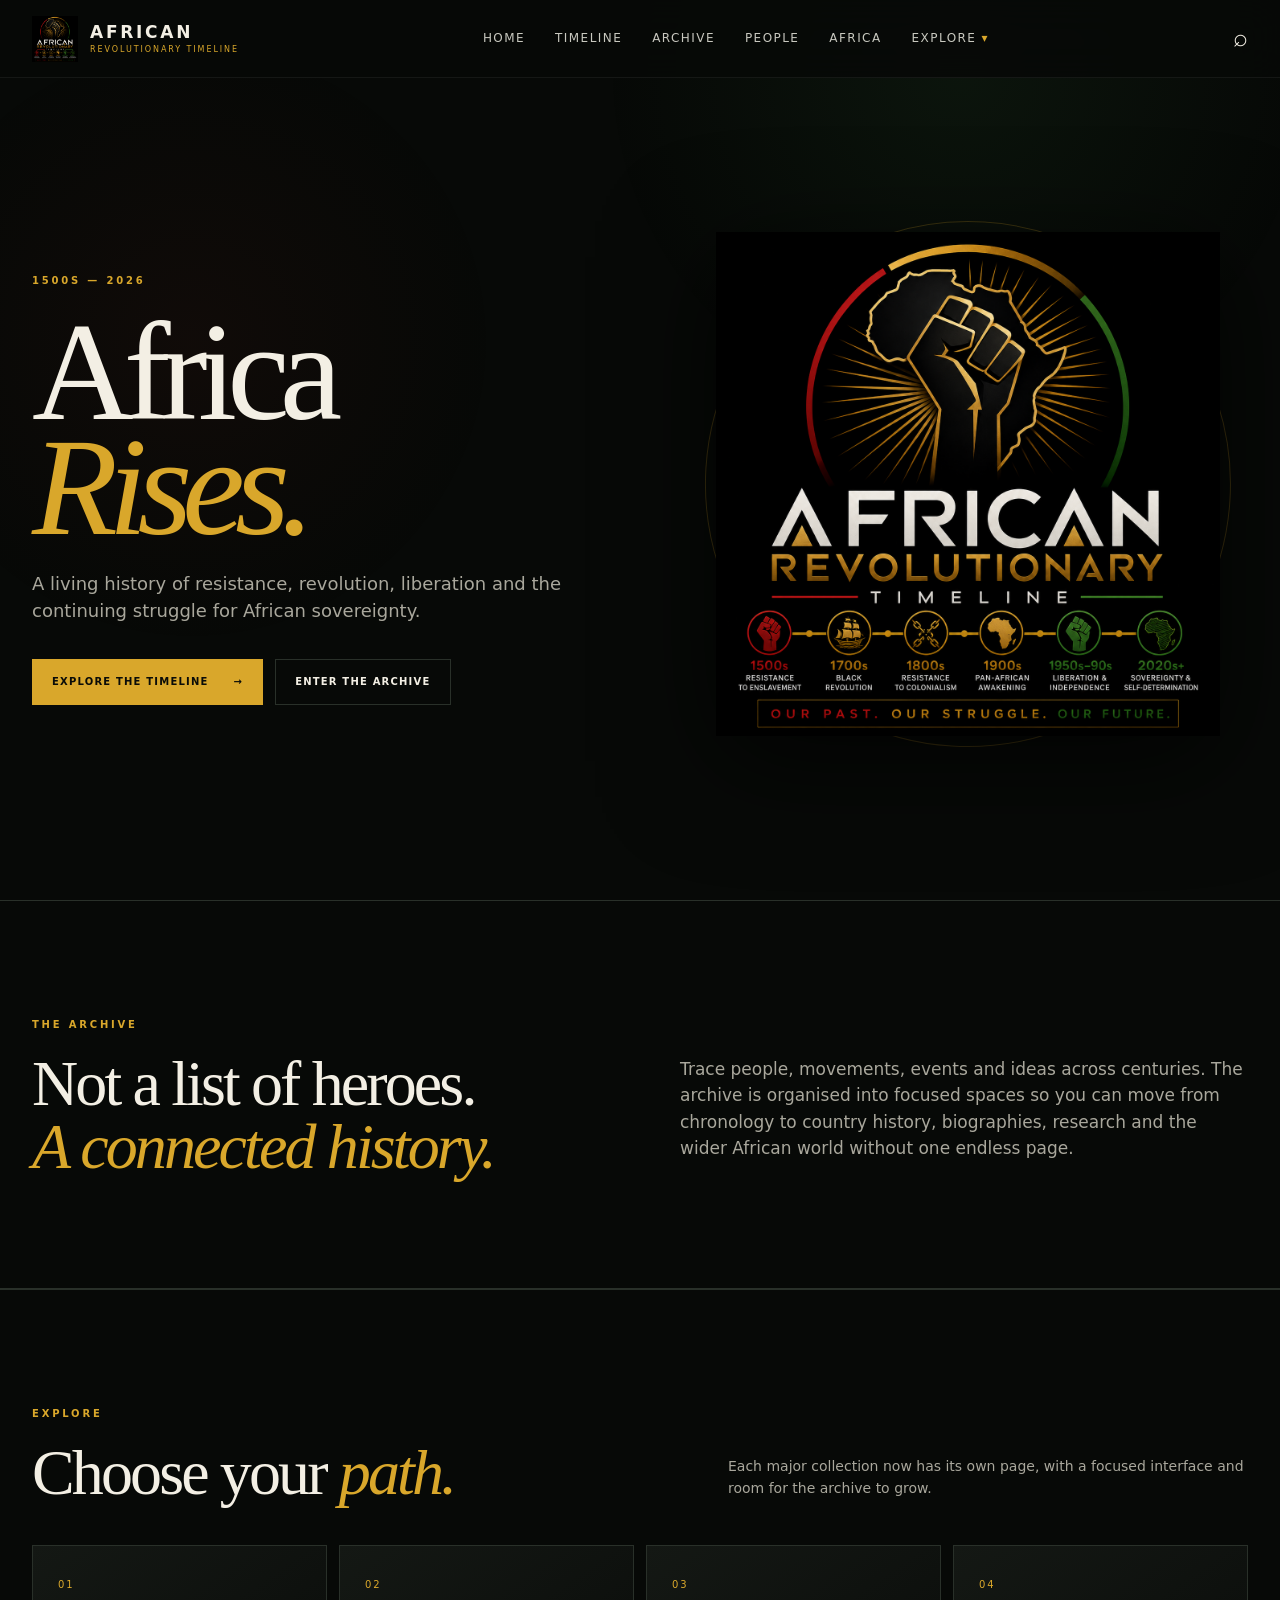
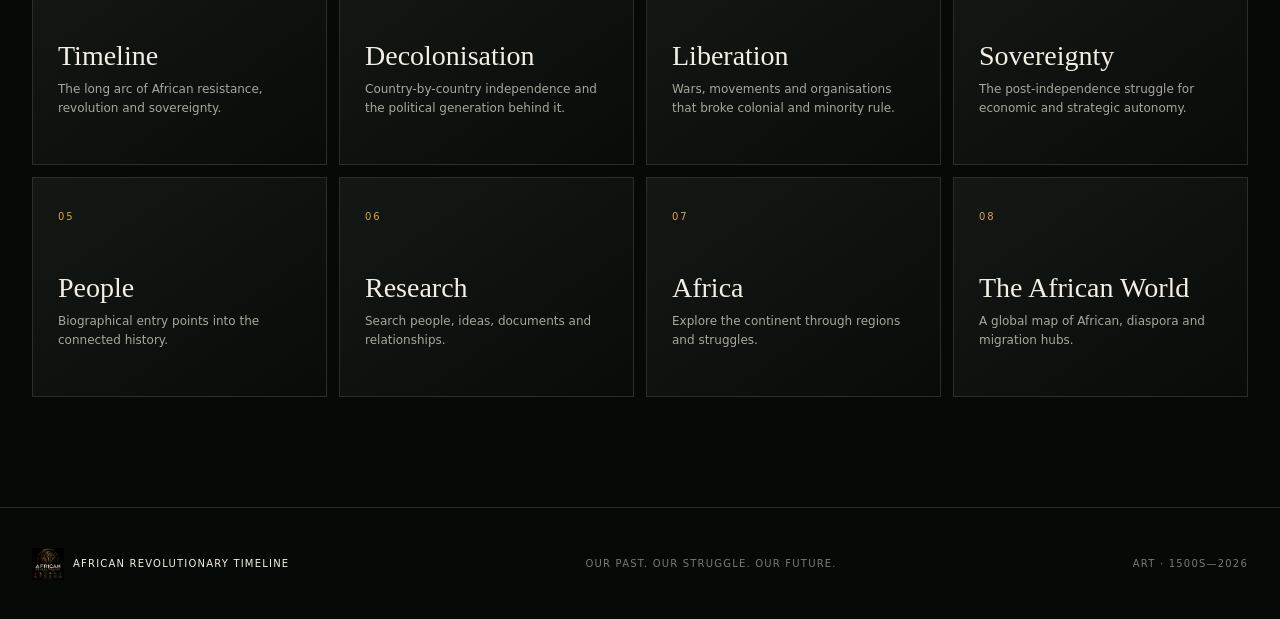
<file: index.html>
<!doctype html><html lang="en"><head><meta charset="utf-8"><meta name="viewport" content="width=device-width,initial-scale=1"><meta name="theme-color" content="#070907"><meta name="description" content="African Revolutionary Timeline — a living archive of African and Black resistance, revolution, liberation and sovereignty."><title>African Revolutionary Timeline</title><link rel="icon" href="logo.png"><link rel="stylesheet" href="styles.css"><link rel="stylesheet" href="pages.css"></head><body><header class="site-header"><a class="brand" href="index.html" aria-label="African Revolutionary Timeline home"><img src="logo.png" alt=""><span><strong>AFRICAN</strong><small>REVOLUTIONARY TIMELINE</small></span></a><nav class="nav" aria-label="Primary navigation"><a href="index.html" aria-current="page">Home</a><a href="timeline.html">Timeline</a><a href="archive.html">Archive</a><a href="people.html">People</a><a href="africa.html">Africa</a><details class="nav-more"><summary>Explore</summary><div class="nav-menu"><a href="decolonisation.html">Decolonisation</a><a href="liberation.html">Liberation</a><a href="sovereignty.html">Sovereignty</a><a href="research.html">Research</a><a href="global-map.html">Global Map</a><a href="modern.html">Modern Era</a><a href="sources.html">Sources</a></div></details></nav><a class="header-search" href="timeline.html#timelineSearch" aria-label="Search the timeline">⌕</a></header><main id="top"><section class="hero section-pad"><div class="hero-copy"><p class="eyebrow">1500s — 2026</p><h1>Africa<br><em>Rises.</em></h1><p class="hero-lede">A living history of resistance, revolution, liberation and the continuing struggle for African sovereignty.</p><div class="hero-actions"><a class="button button-primary" href="timeline.html">Explore the timeline <span>→</span></a><a class="button button-ghost" href="archive.html">Enter the archive</a></div></div><div class="hero-mark" aria-hidden="true"><div class="ring ring-red"></div><div class="ring ring-gold"></div><div class="ring ring-green"></div><img src="logo.png" alt=""></div></section><section class="manifesto section-pad"><div><span class="section-kicker">THE ARCHIVE</span><h2>Not a list of heroes.<br><em>A connected history.</em></h2></div><p>Trace people, movements, events and ideas across centuries. The archive is organised into focused spaces so you can move from chronology to country history, biographies, research and the wider African world without one endless page.</p></section><section class="section-pad portal-section"><div class="section-heading"><div><span class="section-kicker">EXPLORE</span><h2>Choose your <em>path.</em></h2></div><p class="section-intro">Each major collection now has its own page, with a focused interface and room for the archive to grow.</p></div><div class="portal-grid"><a class="portal-card" href="timeline.html"><span>01</span><h3>Timeline</h3><p>The long arc of African resistance, revolution and sovereignty.</p></a><a class="portal-card" href="decolonisation.html"><span>02</span><h3>Decolonisation</h3><p>Country-by-country independence and the political generation behind it.</p></a><a class="portal-card" href="liberation.html"><span>03</span><h3>Liberation</h3><p>Wars, movements and organisations that broke colonial and minority rule.</p></a><a class="portal-card" href="sovereignty.html"><span>04</span><h3>Sovereignty</h3><p>The post-independence struggle for economic and strategic autonomy.</p></a><a class="portal-card" href="people.html"><span>05</span><h3>People</h3><p>Biographical entry points into the connected history.</p></a><a class="portal-card" href="research.html"><span>06</span><h3>Research</h3><p>Search people, ideas, documents and relationships.</p></a><a class="portal-card" href="africa.html"><span>07</span><h3>Africa</h3><p>Explore the continent through regions and struggles.</p></a><a class="portal-card" href="global-map.html"><span>08</span><h3>The African World</h3><p>A global map of African, diaspora and migration hubs.</p></a></div></section></main><footer class="site-footer"><div class="footer-brand"><img src="logo.png" alt=""><span>AFRICAN REVOLUTIONARY TIMELINE</span></div><p>Our past. Our struggle. Our future.</p><span>ART · 1500s—2026</span></footer></body></html>
</file>
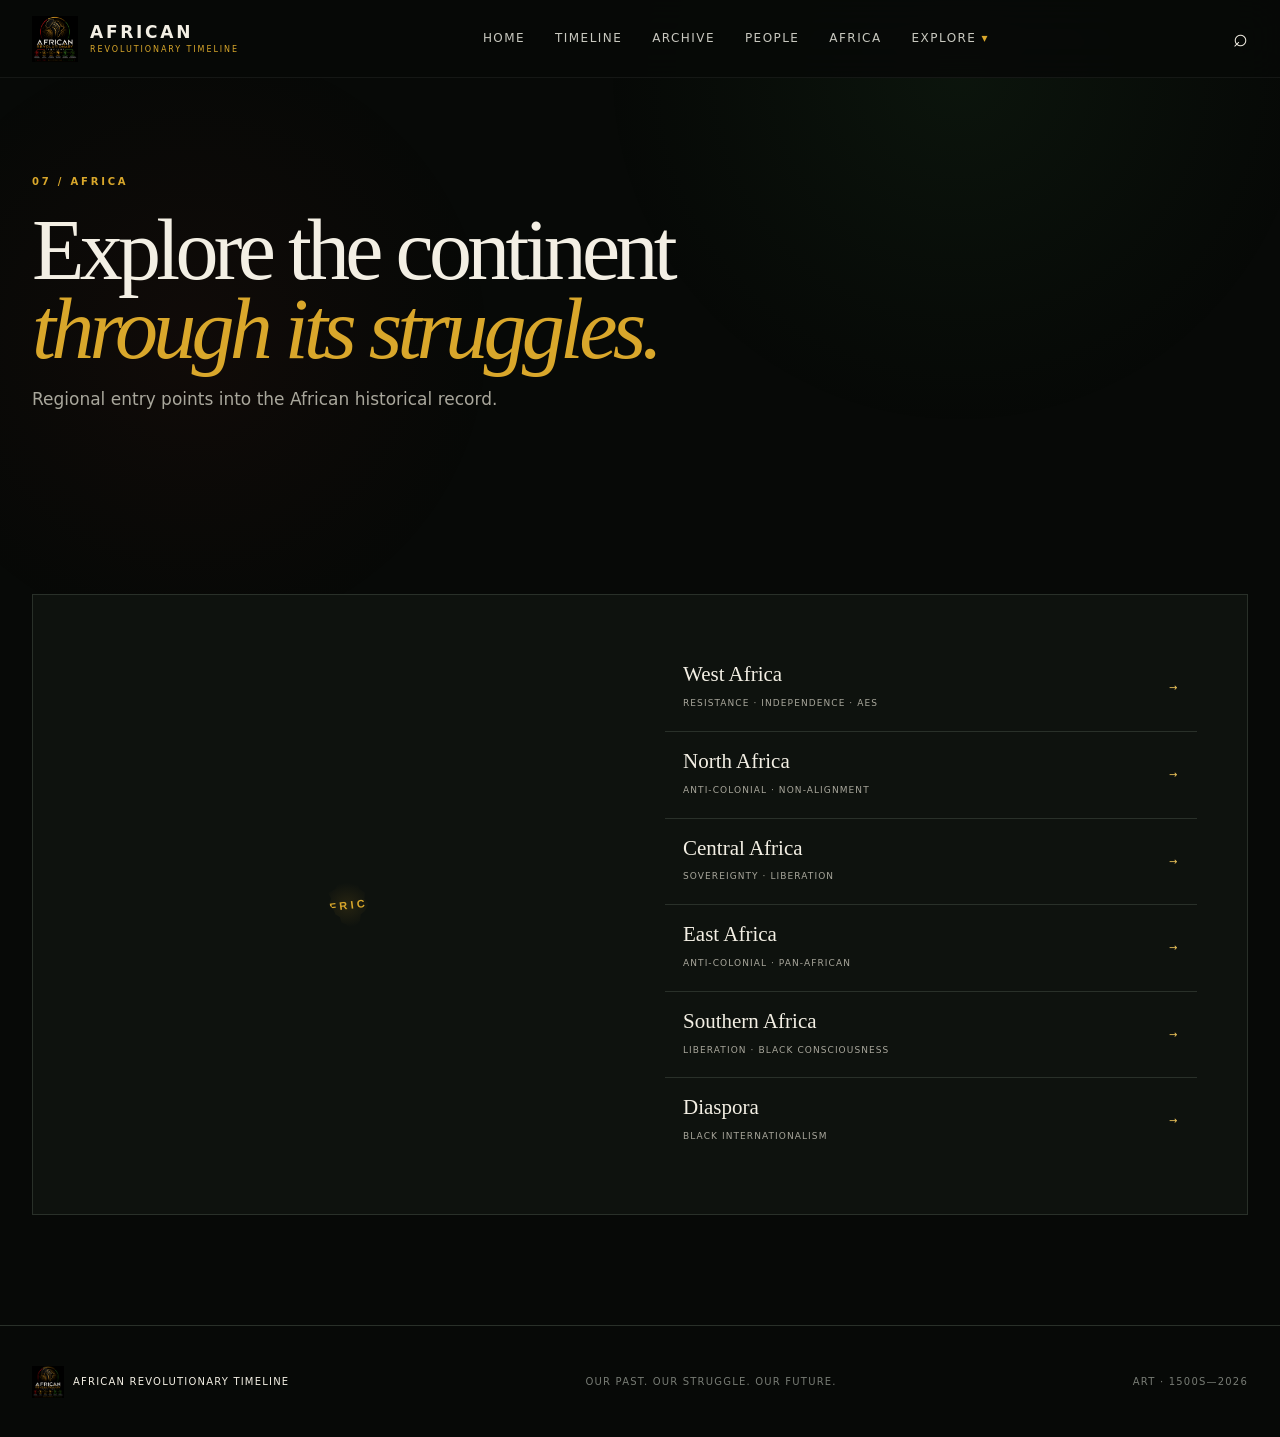
<file: africa.html>
<!doctype html><html lang="en"><head><meta charset="utf-8"><meta name="viewport" content="width=device-width,initial-scale=1"><title>Africa · African Revolutionary Timeline</title><link rel="icon" href="logo.png"><link rel="stylesheet" href="styles.css"><link rel="stylesheet" href="pages.css"></head><body><header class="site-header"><a class="brand" href="index.html"><img src="logo.png" alt=""><span><strong>AFRICAN</strong><small>REVOLUTIONARY TIMELINE</small></span></a><nav class="nav"><a href="index.html">Home</a><a href="timeline.html">Timeline</a><a href="archive.html">Archive</a><a href="people.html">People</a><a href="africa.html" aria-current="page">Africa</a><details class="nav-more"><summary>Explore</summary><div class="nav-menu"><a href="decolonisation.html">Decolonisation</a><a href="liberation.html">Liberation</a><a href="sovereignty.html">Sovereignty</a><a href="research.html">Research</a><a href="global-map.html">Global Map</a><a href="modern.html">Modern Era</a><a href="sources.html">Sources</a></div></details></nav><a class="header-search" href="timeline.html#timelineSearch">⌕</a></header><main><section class="section-pad page-intro"><span class="section-kicker">07 / AFRICA</span><h1>Explore the continent<br><em>through its struggles.</em></h1><p>Regional entry points into the African historical record.</p></section><section class="map-section section-pad"><div class="africa-panel"><div class="africa-shape" aria-label="Stylised map of Africa"><span>AFRICA</span></div><div class="region-list" id="regionList"></div></div></section></main><footer class="site-footer"><div class="footer-brand"><img src="logo.png" alt=""><span>AFRICAN REVOLUTIONARY TIMELINE</span></div><p>Our past. Our struggle. Our future.</p><span>ART · 1500s—2026</span></footer><script src="data.js"></script><script src="knowledge.js"></script><script src="sources.js"></script><script src="phase3-data.js"></script><script src="phase4-data.js"></script><script src="phase5-data.js"></script><script src="phase6-data.js"></script><script src="phase7-data.js"></script><script src="phase8-data.js"></script><script src="phase8-init.js"></script><script src="phase9-init.js"></script><script src="app.js"></script></body></html>
</file>
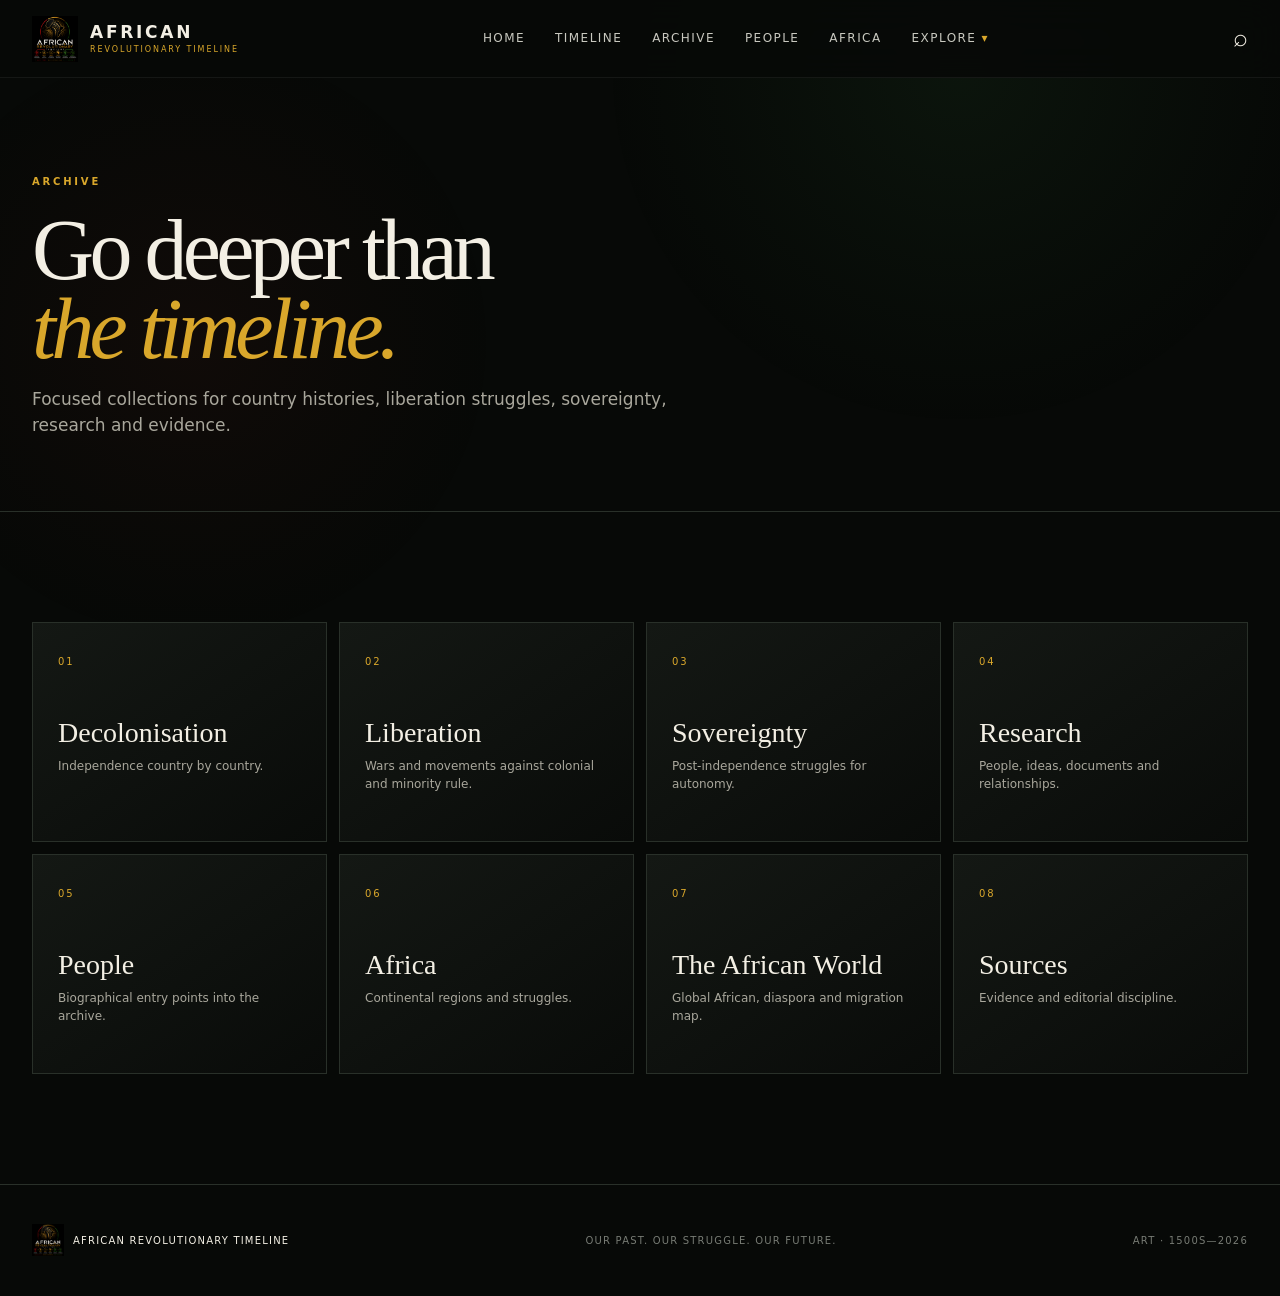
<file: archive.html>
<!doctype html><html lang="en"><head><meta charset="utf-8"><meta name="viewport" content="width=device-width,initial-scale=1"><title>Archive · African Revolutionary Timeline</title><link rel="icon" href="logo.png"><link rel="stylesheet" href="styles.css"><link rel="stylesheet" href="pages.css"></head><body><header class="site-header"><a class="brand" href="index.html"><img src="logo.png" alt=""><span><strong>AFRICAN</strong><small>REVOLUTIONARY TIMELINE</small></span></a><nav class="nav"><a href="index.html">Home</a><a href="timeline.html">Timeline</a><a href="archive.html" aria-current="page">Archive</a><a href="people.html">People</a><a href="africa.html">Africa</a><details class="nav-more"><summary>Explore</summary><div class="nav-menu"><a href="decolonisation.html">Decolonisation</a><a href="liberation.html">Liberation</a><a href="sovereignty.html">Sovereignty</a><a href="research.html">Research</a><a href="global-map.html">Global Map</a><a href="modern.html">Modern Era</a><a href="sources.html">Sources</a></div></details></nav><a class="header-search" href="timeline.html#timelineSearch">⌕</a></header><main><section class="section-pad page-intro"><span class="section-kicker">ARCHIVE</span><h1>Go deeper than<br><em>the timeline.</em></h1><p>Focused collections for country histories, liberation struggles, sovereignty, research and evidence.</p></section><section class="section-pad portal-section"><div class="portal-grid"><a class="portal-card" href="decolonisation.html"><span>01</span><h3>Decolonisation</h3><p>Independence country by country.</p></a><a class="portal-card" href="liberation.html"><span>02</span><h3>Liberation</h3><p>Wars and movements against colonial and minority rule.</p></a><a class="portal-card" href="sovereignty.html"><span>03</span><h3>Sovereignty</h3><p>Post-independence struggles for autonomy.</p></a><a class="portal-card" href="research.html"><span>04</span><h3>Research</h3><p>People, ideas, documents and relationships.</p></a><a class="portal-card" href="people.html"><span>05</span><h3>People</h3><p>Biographical entry points into the archive.</p></a><a class="portal-card" href="africa.html"><span>06</span><h3>Africa</h3><p>Continental regions and struggles.</p></a><a class="portal-card" href="global-map.html"><span>07</span><h3>The African World</h3><p>Global African, diaspora and migration map.</p></a><a class="portal-card" href="sources.html"><span>08</span><h3>Sources</h3><p>Evidence and editorial discipline.</p></a></div></section></main><footer class="site-footer"><div class="footer-brand"><img src="logo.png" alt=""><span>AFRICAN REVOLUTIONARY TIMELINE</span></div><p>Our past. Our struggle. Our future.</p><span>ART · 1500s—2026</span></footer></body></html>
</file>
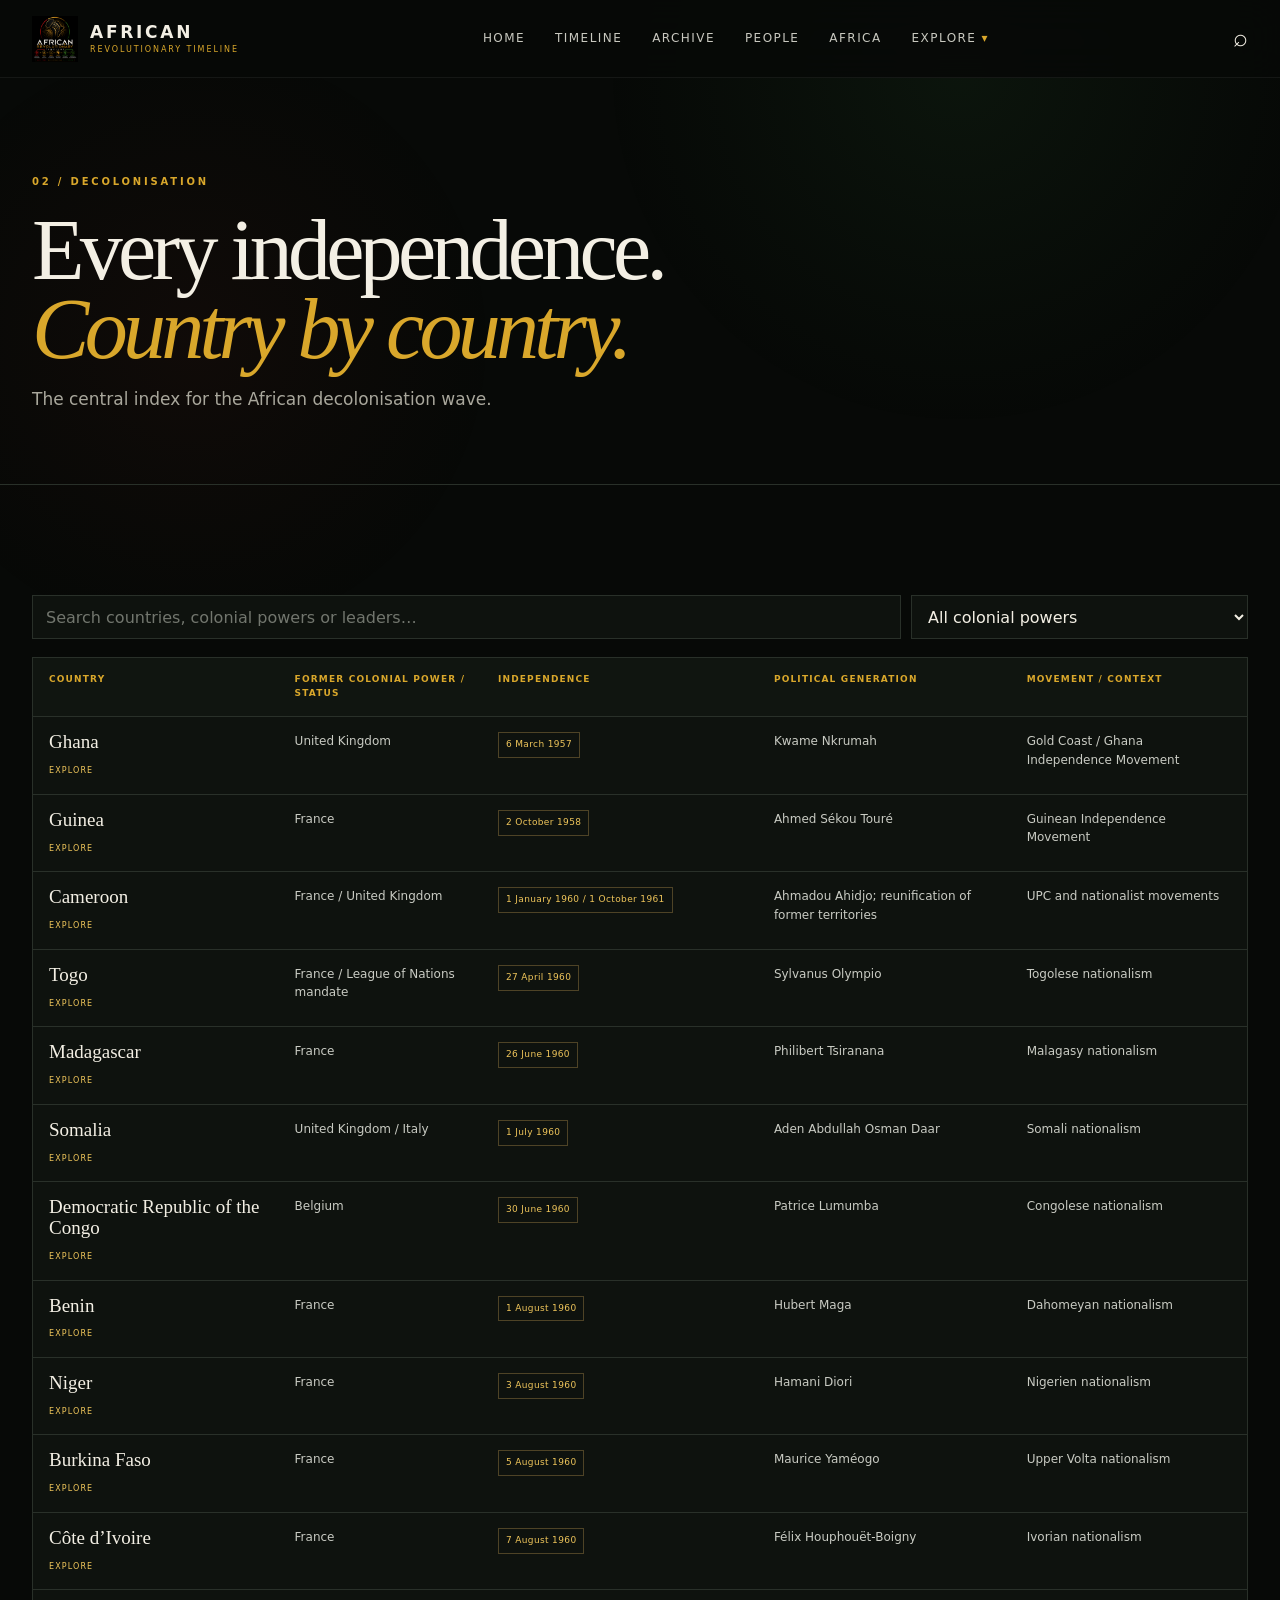
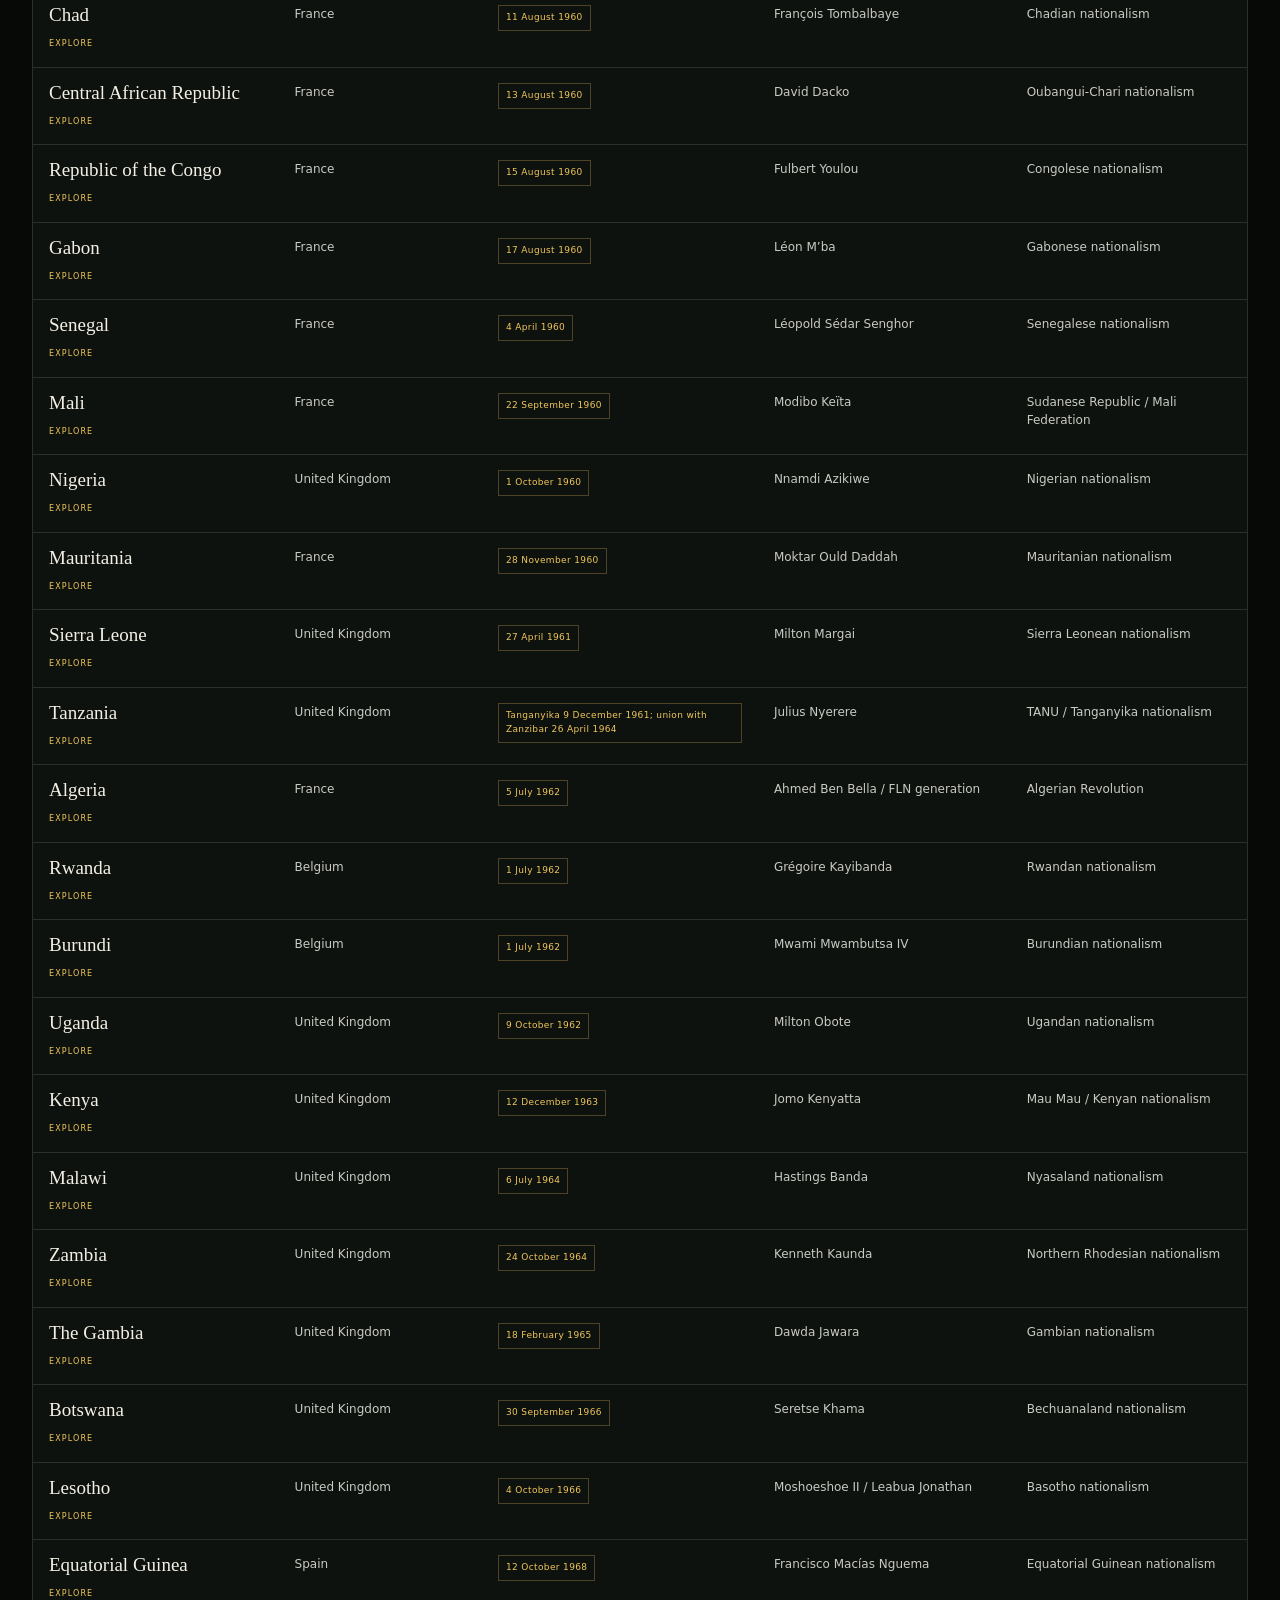
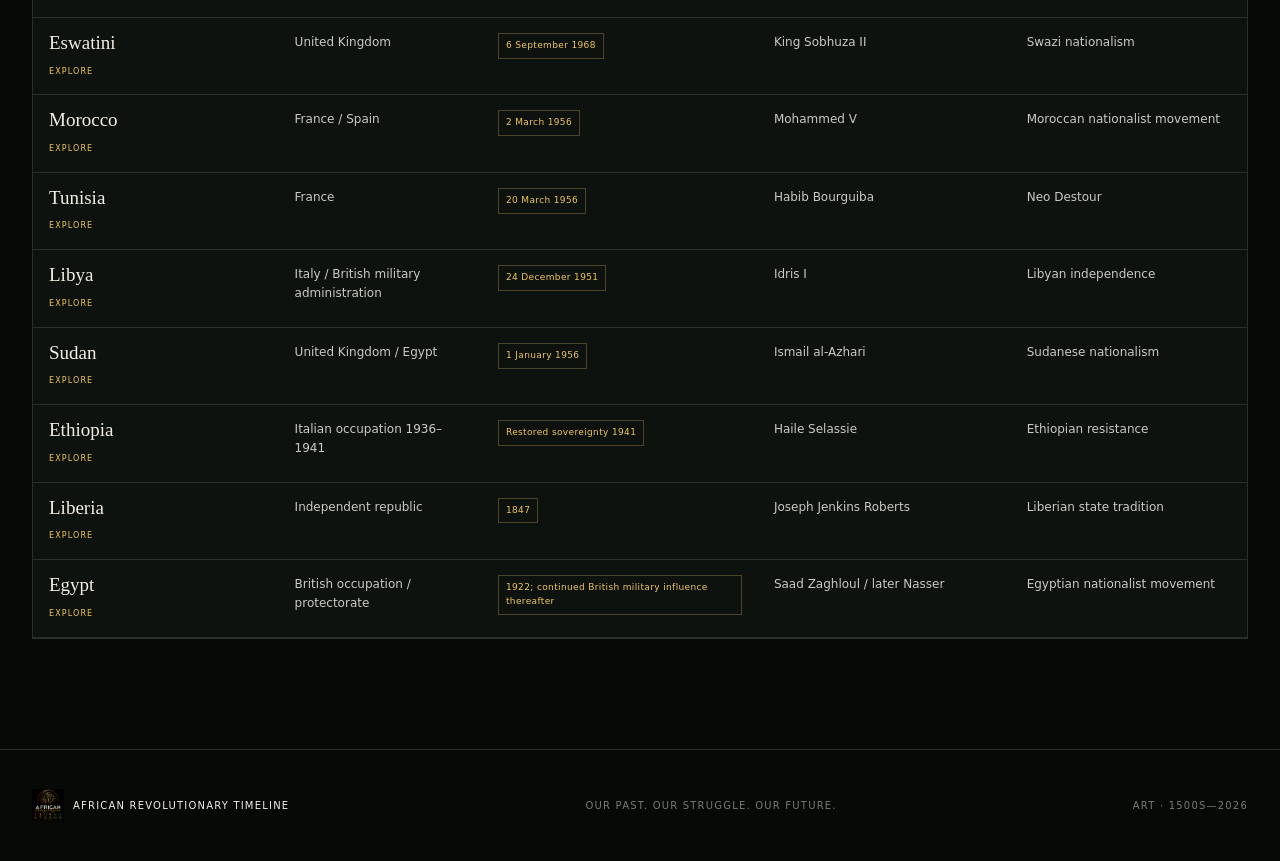
<file: decolonisation.html>
<!doctype html><html lang="en"><head><meta charset="utf-8"><meta name="viewport" content="width=device-width,initial-scale=1"><title>Decolonisation · African Revolutionary Timeline</title><link rel="icon" href="logo.png"><link rel="stylesheet" href="styles.css"><link rel="stylesheet" href="pages.css"></head><body><header class="site-header"><a class="brand" href="index.html"><img src="logo.png" alt=""><span><strong>AFRICAN</strong><small>REVOLUTIONARY TIMELINE</small></span></a><nav class="nav"><a href="index.html">Home</a><a href="timeline.html">Timeline</a><a href="archive.html">Archive</a><a href="people.html">People</a><a href="africa.html">Africa</a><details class="nav-more"><summary>Explore</summary><div class="nav-menu"><a href="decolonisation.html" aria-current="page">Decolonisation</a><a href="liberation.html">Liberation</a><a href="sovereignty.html">Sovereignty</a><a href="research.html">Research</a><a href="global-map.html">Global Map</a><a href="modern.html">Modern Era</a><a href="sources.html">Sources</a></div></details></nav><a class="header-search" href="timeline.html#timelineSearch">⌕</a></header><main><section class="section-pad page-intro"><span class="section-kicker">02 / DECOLONISATION</span><h1>Every independence.<br><em>Country by country.</em></h1><p>The central index for the African decolonisation wave.</p></section><section class="independence-section section-pad"><div class="independence-tools"><input id="countrySearch" class="table-search" type="search" placeholder="Search countries, colonial powers or leaders…"><select id="colonialFilter"><option value="all">All colonial powers</option></select></div><div class="table-wrap"><table class="independence-table"><thead><tr><th>Country</th><th>Former colonial power / status</th><th>Independence</th><th>Political generation</th><th>Movement / context</th></tr></thead><tbody id="countryTable"></tbody></table></div></section></main><footer class="site-footer"><div class="footer-brand"><img src="logo.png" alt=""><span>AFRICAN REVOLUTIONARY TIMELINE</span></div><p>Our past. Our struggle. Our future.</p><span>ART · 1500s—2026</span></footer><dialog id="detailDialog"><button class="dialog-close" id="dialogClose">×</button><div id="dialogContent"></div></dialog><script src="data.js"></script><script src="knowledge.js"></script><script src="sources.js"></script><script src="phase3-data.js"></script><script src="phase4-data.js"></script><script src="phase5-data.js"></script><script src="phase6-data.js"></script><script src="phase7-data.js"></script><script src="phase8-data.js"></script><script src="phase8-init.js"></script><script src="phase9-init.js"></script><script src="app.js"></script></body></html>
</file>
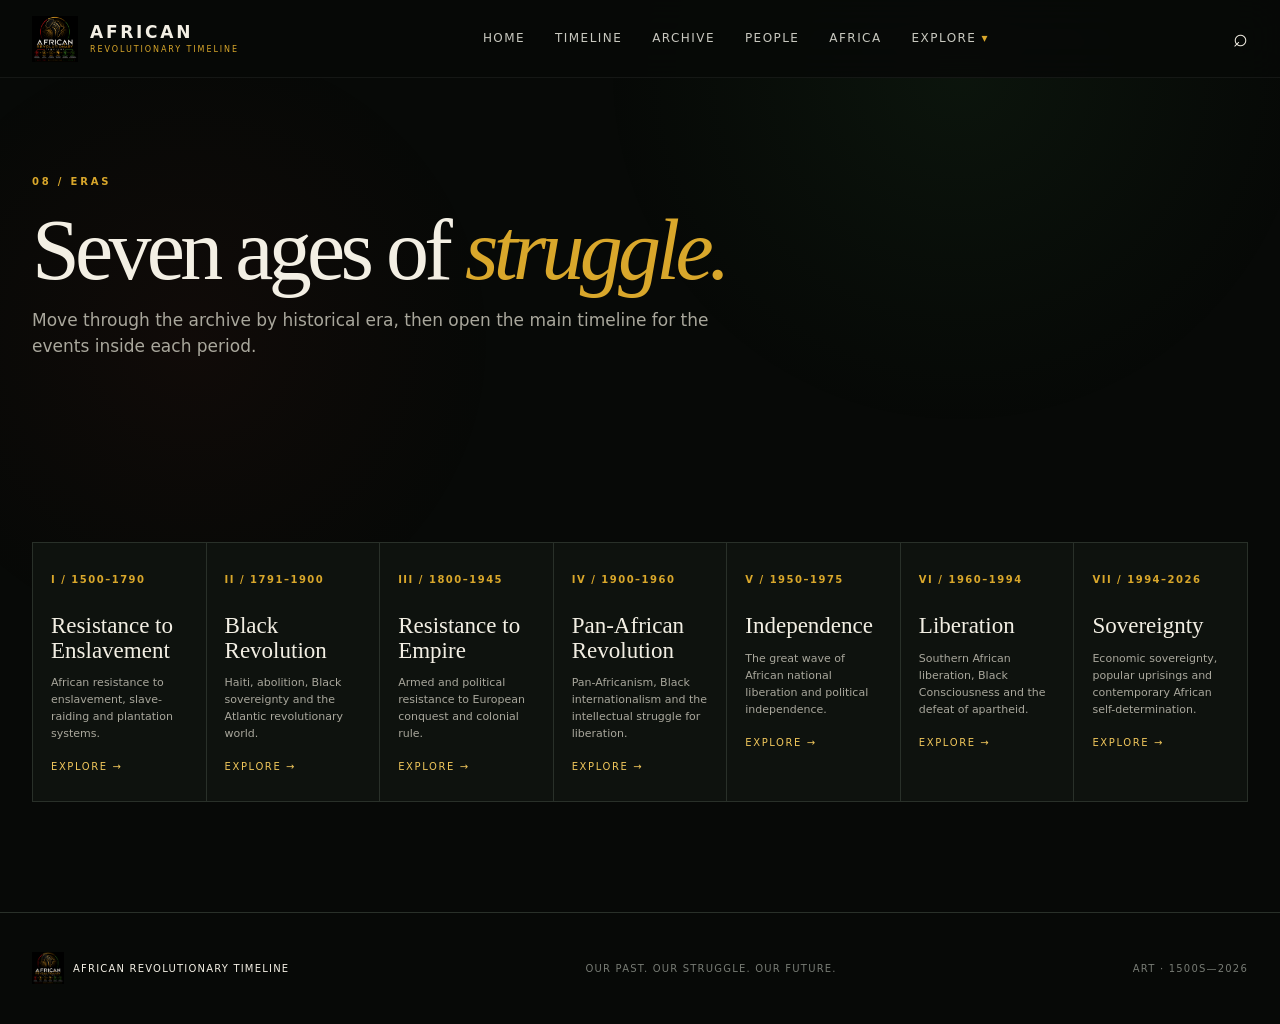
<file: eras.html>
<!doctype html><html lang="en"><head><meta charset="utf-8"><meta name="viewport" content="width=device-width,initial-scale=1"><title>Eras · African Revolutionary Timeline</title><link rel="icon" href="logo.png"><link rel="stylesheet" href="styles.css"><link rel="stylesheet" href="pages.css"></head><body><header class="site-header"><a class="brand" href="index.html"><img src="logo.png" alt=""><span><strong>AFRICAN</strong><small>REVOLUTIONARY TIMELINE</small></span></a><nav class="nav"><a href="index.html">Home</a><a href="timeline.html">Timeline</a><a href="archive.html">Archive</a><a href="people.html">People</a><a href="africa.html">Africa</a><details class="nav-more"><summary>Explore</summary><div class="nav-menu"><a href="decolonisation.html">Decolonisation</a><a href="liberation.html">Liberation</a><a href="sovereignty.html">Sovereignty</a><a href="research.html">Research</a><a href="global-map.html">Global Map</a><a href="eras.html" aria-current="page">Eras</a><a href="modern.html">Modern Era</a><a href="sources.html">Sources</a></div></details></nav><a class="header-search" href="timeline.html#timelineSearch">⌕</a></header><main><section class="section-pad page-intro"><span class="section-kicker">08 / ERAS</span><h1>Seven ages of <em>struggle.</em></h1><p>Move through the archive by historical era, then open the main timeline for the events inside each period.</p></section><section class="section-pad"><div class="era-grid" id="eraGrid"></div></section></main><footer class="site-footer"><div class="footer-brand"><img src="logo.png" alt=""><span>AFRICAN REVOLUTIONARY TIMELINE</span></div><p>Our past. Our struggle. Our future.</p><span>ART · 1500s—2026</span></footer><script src="data.js"></script><script src="knowledge.js"></script><script src="sources.js"></script><script src="phase3-data.js"></script><script src="phase4-data.js"></script><script src="phase5-data.js"></script><script src="phase6-data.js"></script><script src="phase7-data.js"></script><script src="phase8-data.js"></script><script src="phase8-init.js"></script><script src="phase9-init.js"></script><script src="app.js"></script></body></html>
</file>
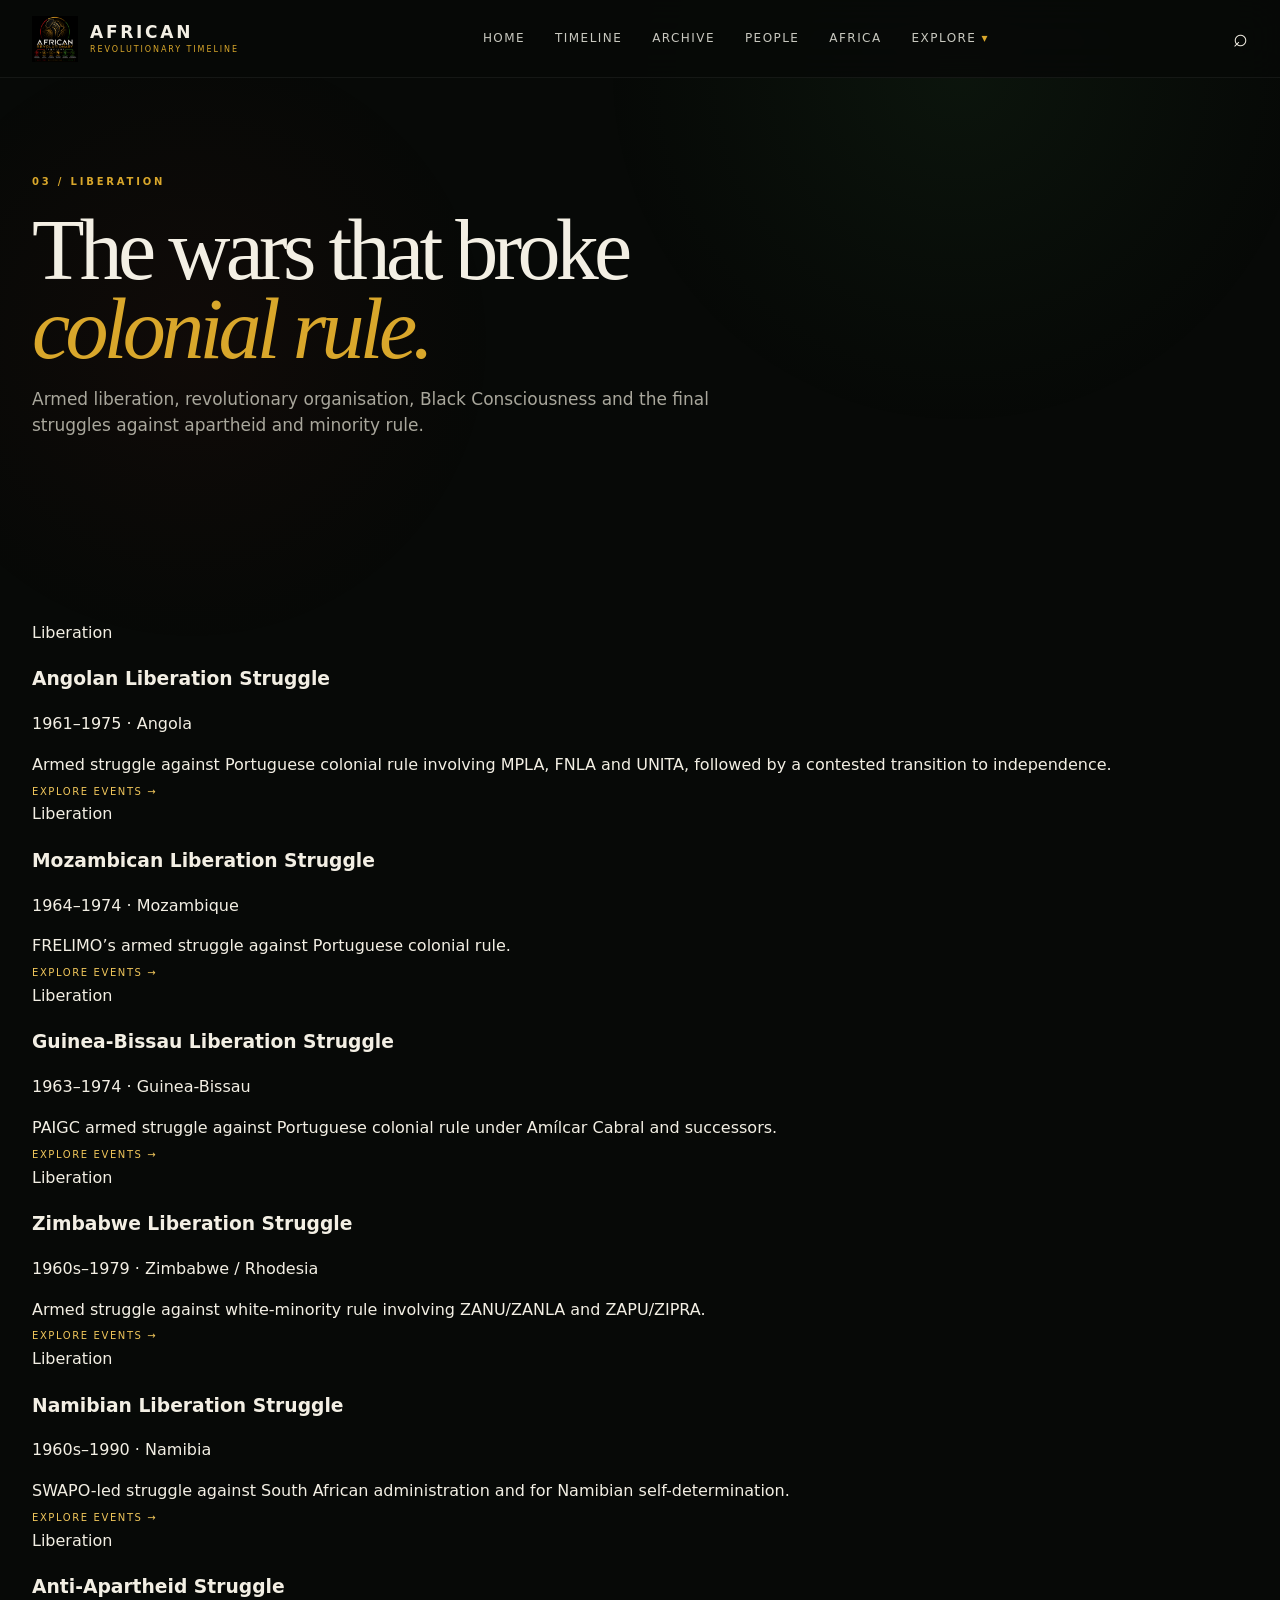
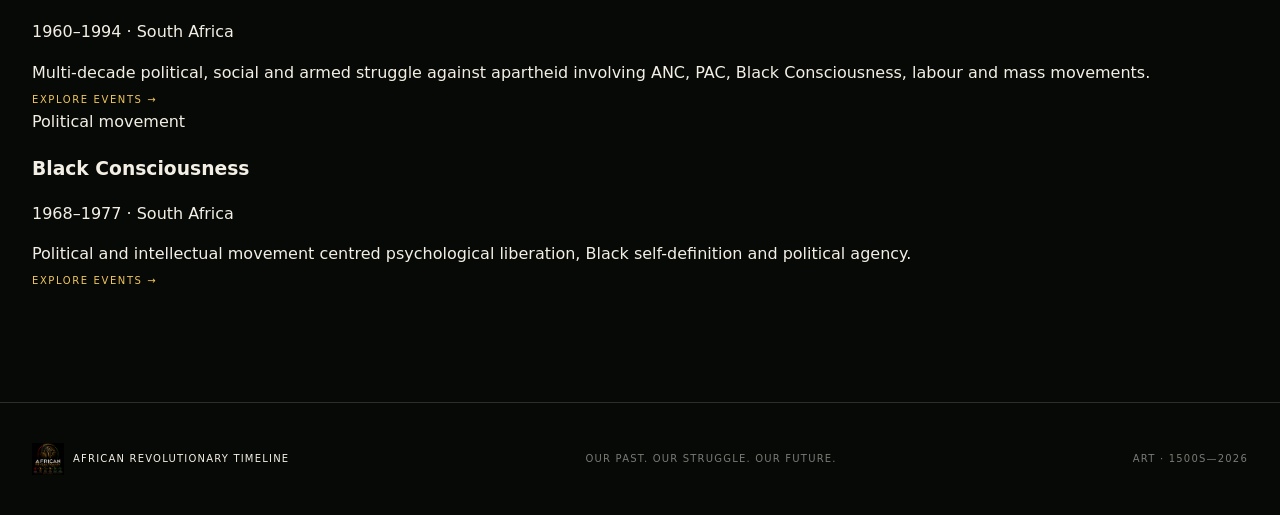
<file: liberation.html>
<!doctype html><html lang="en"><head><meta charset="utf-8"><meta name="viewport" content="width=device-width,initial-scale=1"><title>Liberation · African Revolutionary Timeline</title><link rel="icon" href="logo.png"><link rel="stylesheet" href="styles.css"><link rel="stylesheet" href="pages.css"></head><body><header class="site-header"><a class="brand" href="index.html"><img src="logo.png" alt=""><span><strong>AFRICAN</strong><small>REVOLUTIONARY TIMELINE</small></span></a><nav class="nav"><a href="index.html">Home</a><a href="timeline.html">Timeline</a><a href="archive.html">Archive</a><a href="people.html">People</a><a href="africa.html">Africa</a><details class="nav-more"><summary>Explore</summary><div class="nav-menu"><a href="decolonisation.html">Decolonisation</a><a href="liberation.html" aria-current="page">Liberation</a><a href="sovereignty.html">Sovereignty</a><a href="research.html">Research</a><a href="global-map.html">Global Map</a><a href="modern.html">Modern Era</a><a href="sources.html">Sources</a></div></details></nav><a class="header-search" href="timeline.html#timelineSearch">⌕</a></header><main><section class="section-pad page-intro"><span class="section-kicker">03 / LIBERATION</span><h1>The wars that broke<br><em>colonial rule.</em></h1><p>Armed liberation, revolutionary organisation, Black Consciousness and the final struggles against apartheid and minority rule.</p></section><section class="liberation-section section-pad"><div class="liberation-grid" id="liberationGrid"></div></section></main><footer class="site-footer"><div class="footer-brand"><img src="logo.png" alt=""><span>AFRICAN REVOLUTIONARY TIMELINE</span></div><p>Our past. Our struggle. Our future.</p><span>ART · 1500s—2026</span></footer><dialog id="detailDialog"><button class="dialog-close" id="dialogClose">×</button><div id="dialogContent"></div></dialog><script src="data.js"></script><script src="knowledge.js"></script><script src="sources.js"></script><script src="phase3-data.js"></script><script src="phase4-data.js"></script><script src="phase5-data.js"></script><script src="phase6-data.js"></script><script src="phase7-data.js"></script><script src="phase8-data.js"></script><script src="phase8-init.js"></script><script src="phase9-init.js"></script><script src="app.js"></script></body></html>
</file>
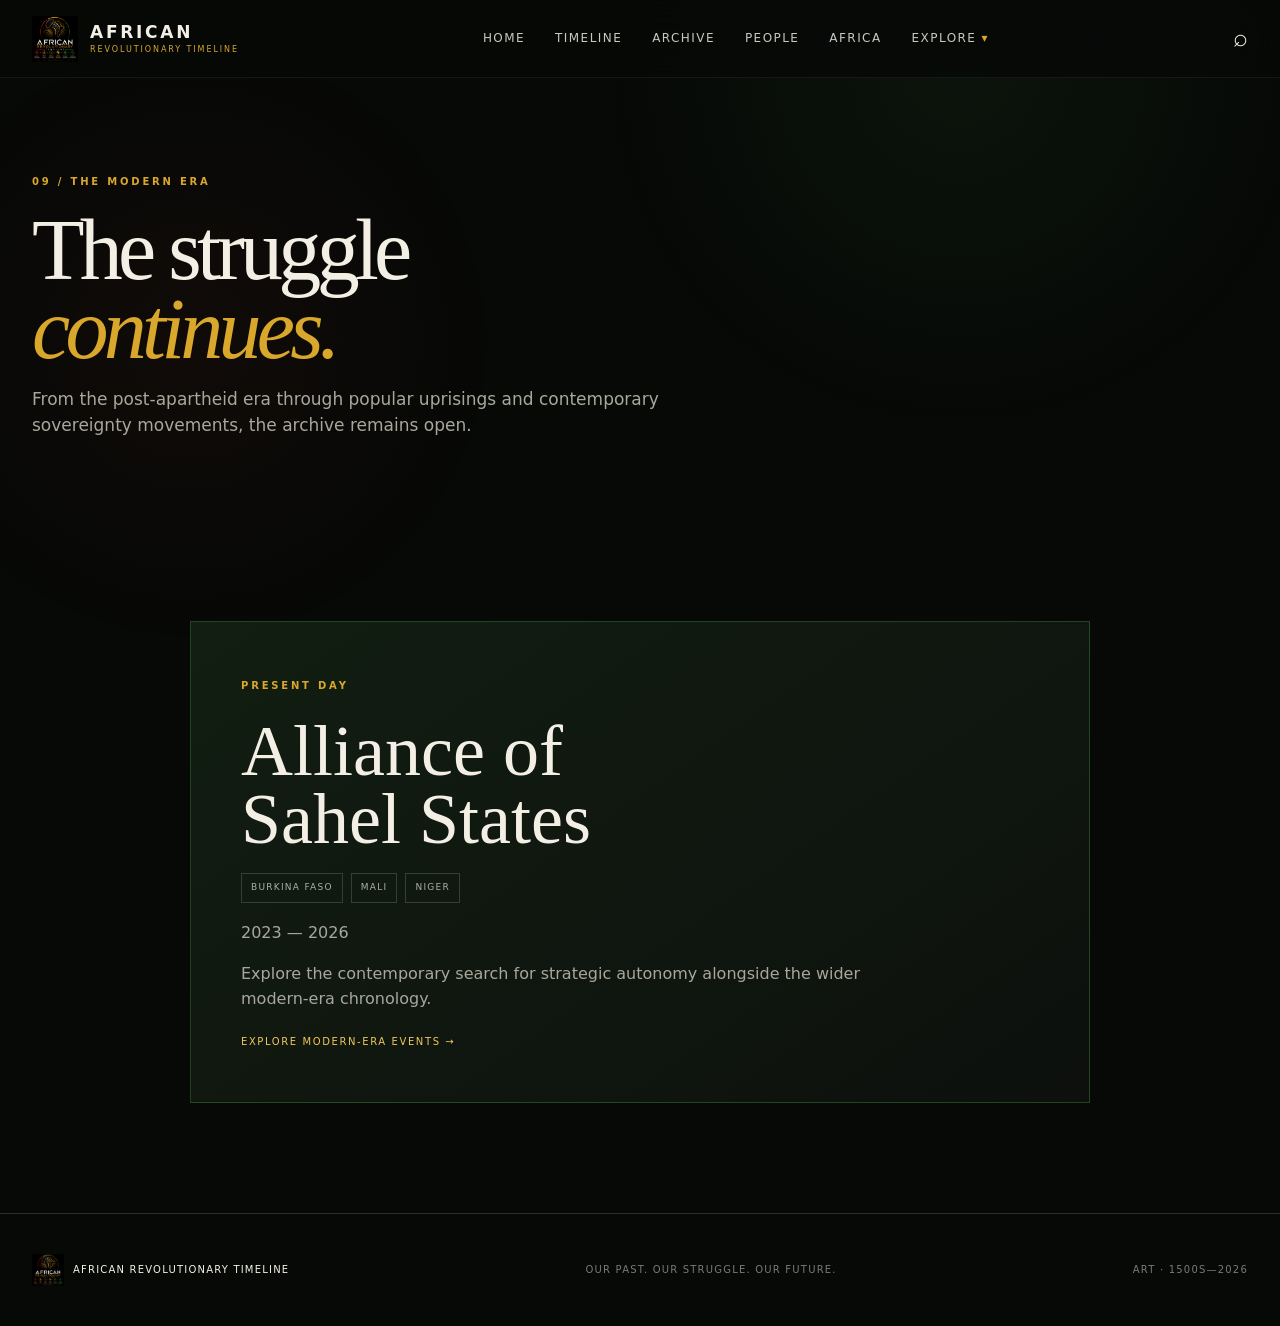
<file: modern.html>
<!doctype html><html lang="en"><head><meta charset="utf-8"><meta name="viewport" content="width=device-width,initial-scale=1"><title>Modern Era · African Revolutionary Timeline</title><link rel="icon" href="logo.png"><link rel="stylesheet" href="styles.css"><link rel="stylesheet" href="pages.css"></head><body><header class="site-header"><a class="brand" href="index.html"><img src="logo.png" alt=""><span><strong>AFRICAN</strong><small>REVOLUTIONARY TIMELINE</small></span></a><nav class="nav"><a href="index.html">Home</a><a href="timeline.html">Timeline</a><a href="archive.html">Archive</a><a href="people.html">People</a><a href="africa.html">Africa</a><details class="nav-more"><summary>Explore</summary><div class="nav-menu"><a href="decolonisation.html">Decolonisation</a><a href="liberation.html">Liberation</a><a href="sovereignty.html">Sovereignty</a><a href="research.html">Research</a><a href="global-map.html">Global Map</a><a href="modern.html" aria-current="page">Modern Era</a><a href="sources.html">Sources</a></div></details></nav><a class="header-search" href="timeline.html#timelineSearch">⌕</a></header><main><section class="section-pad page-intro"><span class="section-kicker">09 / THE MODERN ERA</span><h1>The struggle<br><em>continues.</em></h1><p>From the post-apartheid era through popular uprisings and contemporary sovereignty movements, the archive remains open.</p></section><section class="section-pad"><div class="modern-page-card"><span class="eyebrow">Present day</span><h2>Alliance of<br>Sahel States</h2><div class="aes-countries"><span>BURKINA FASO</span><span>MALI</span><span>NIGER</span></div><p>2023 — 2026</p><p>Explore the contemporary search for strategic autonomy alongside the wider modern-era chronology.</p><a class="text-link" href="timeline.html">Explore modern-era events →</a></div></section></main><footer class="site-footer"><div class="footer-brand"><img src="logo.png" alt=""><span>AFRICAN REVOLUTIONARY TIMELINE</span></div><p>Our past. Our struggle. Our future.</p><span>ART · 1500s—2026</span></footer></body></html>
</file>
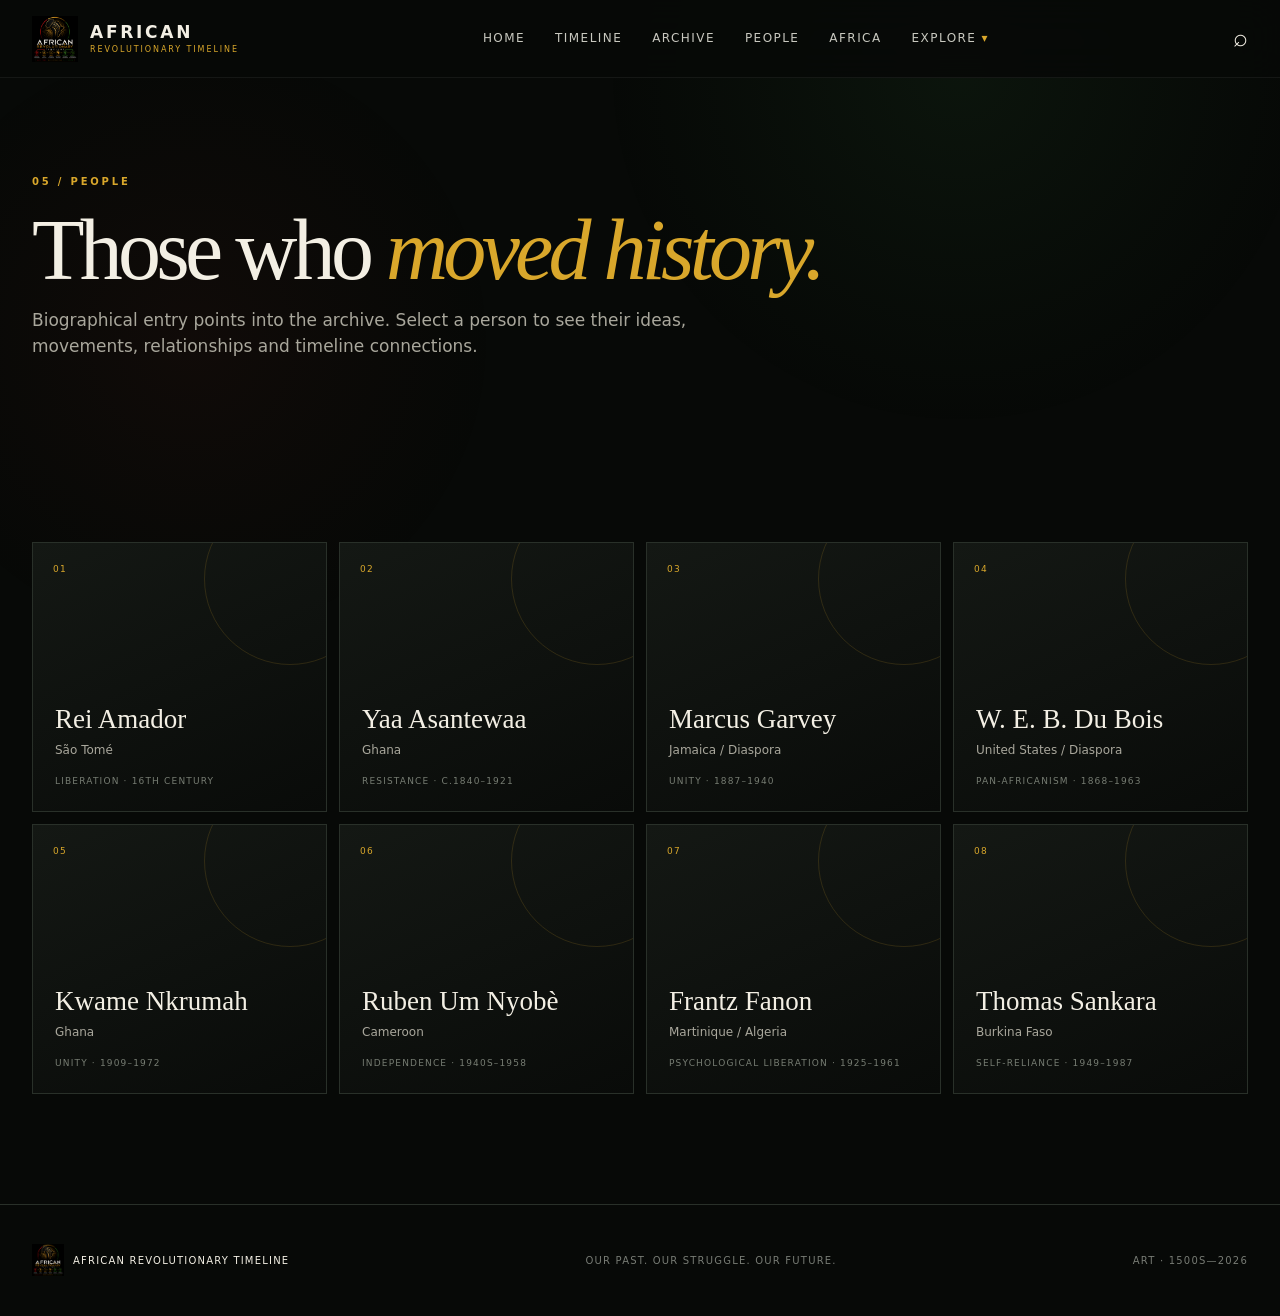
<file: people.html>
<!doctype html><html lang="en"><head><meta charset="utf-8"><meta name="viewport" content="width=device-width,initial-scale=1"><title>People · African Revolutionary Timeline</title><link rel="icon" href="logo.png"><link rel="stylesheet" href="styles.css"><link rel="stylesheet" href="pages.css"></head><body><header class="site-header"><a class="brand" href="index.html"><img src="logo.png" alt=""><span><strong>AFRICAN</strong><small>REVOLUTIONARY TIMELINE</small></span></a><nav class="nav"><a href="index.html">Home</a><a href="timeline.html">Timeline</a><a href="archive.html">Archive</a><a href="people.html" aria-current="page">People</a><a href="africa.html">Africa</a><details class="nav-more"><summary>Explore</summary><div class="nav-menu"><a href="decolonisation.html">Decolonisation</a><a href="liberation.html">Liberation</a><a href="sovereignty.html">Sovereignty</a><a href="research.html">Research</a><a href="global-map.html">Global Map</a><a href="modern.html">Modern Era</a><a href="sources.html">Sources</a></div></details></nav><a class="header-search" href="timeline.html#timelineSearch">⌕</a></header><main><section class="section-pad page-intro"><span class="section-kicker">05 / PEOPLE</span><h1>Those who <em>moved history.</em></h1><p>Biographical entry points into the archive. Select a person to see their ideas, movements, relationships and timeline connections.</p></section><section class="people-section section-pad"><div class="people-grid" id="peopleGrid"></div></section></main><footer class="site-footer"><div class="footer-brand"><img src="logo.png" alt=""><span>AFRICAN REVOLUTIONARY TIMELINE</span></div><p>Our past. Our struggle. Our future.</p><span>ART · 1500s—2026</span></footer><dialog id="detailDialog"><button class="dialog-close" id="dialogClose">×</button><div id="dialogContent"></div></dialog><script src="data.js"></script><script src="knowledge.js"></script><script src="sources.js"></script><script src="phase3-data.js"></script><script src="phase4-data.js"></script><script src="phase5-data.js"></script><script src="phase6-data.js"></script><script src="phase7-data.js"></script><script src="phase8-data.js"></script><script src="phase8-init.js"></script><script src="phase9-init.js"></script><script src="app.js"></script></body></html>
</file>
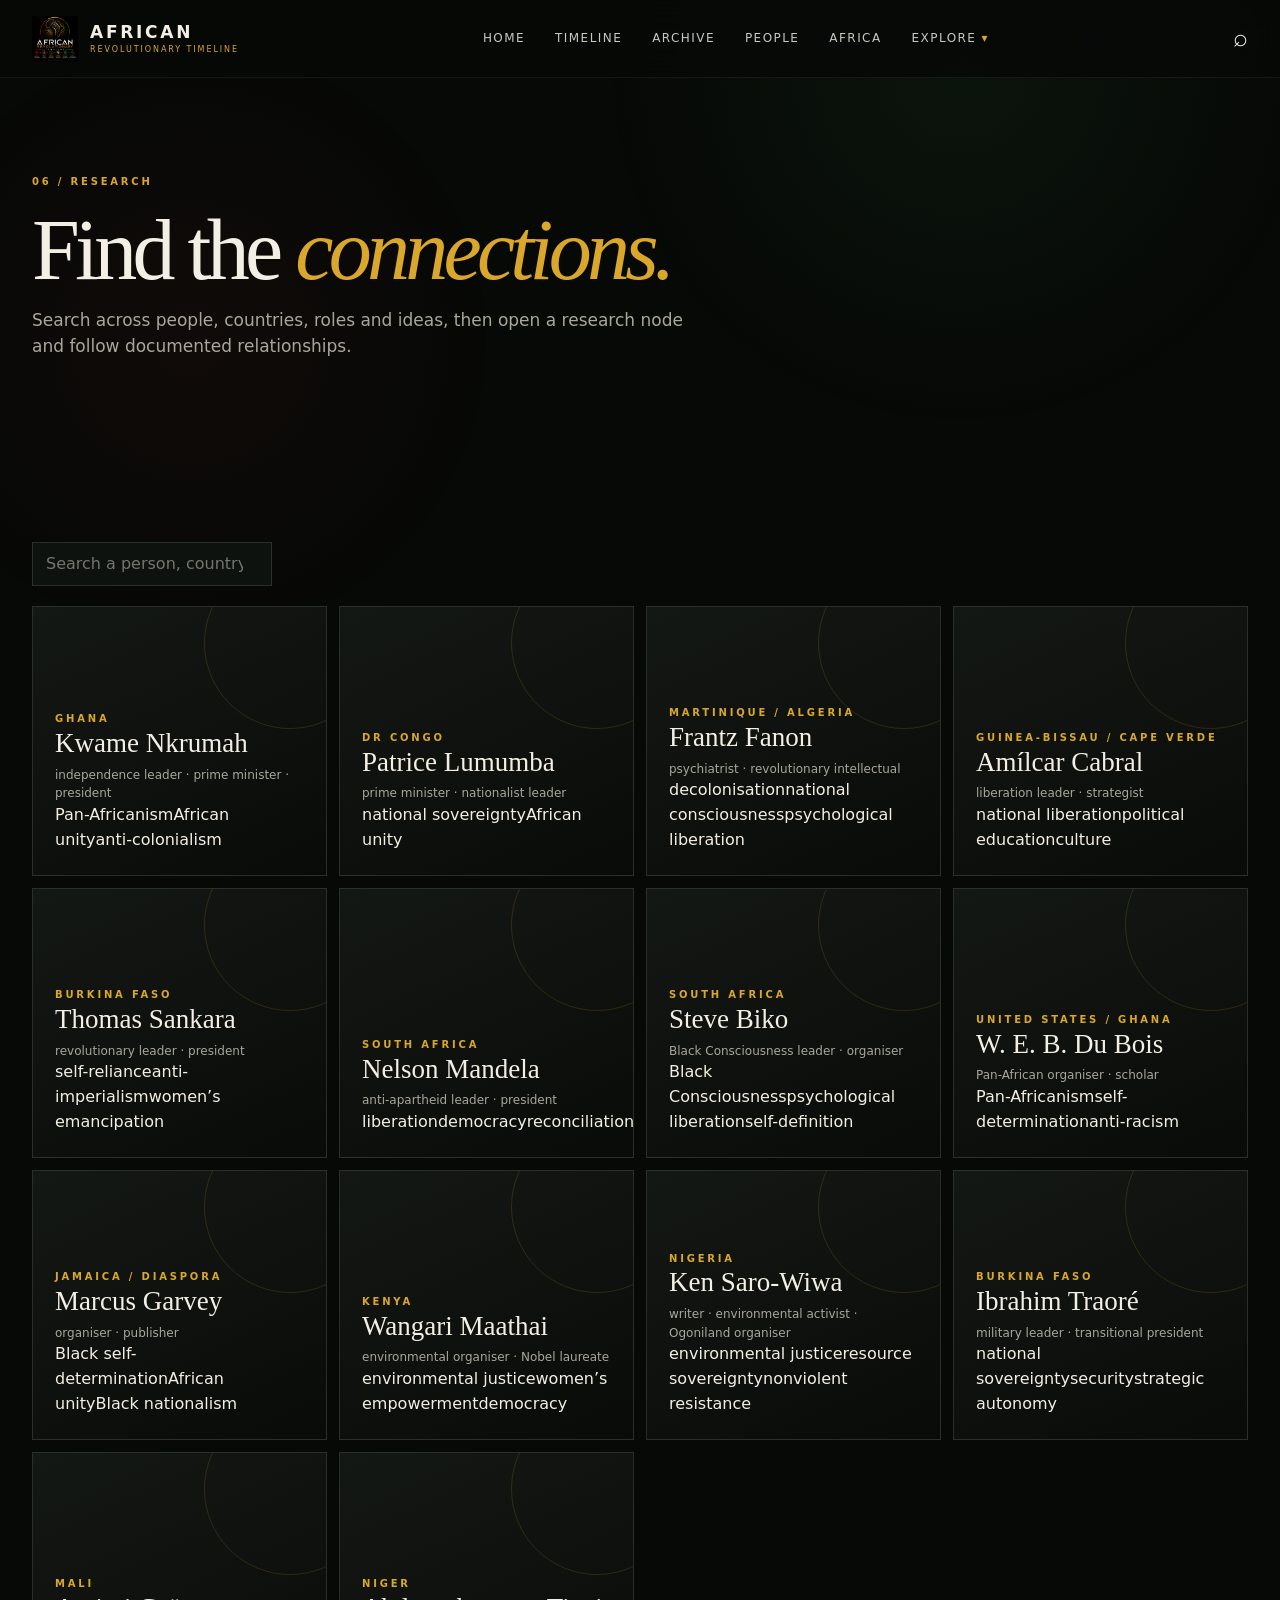
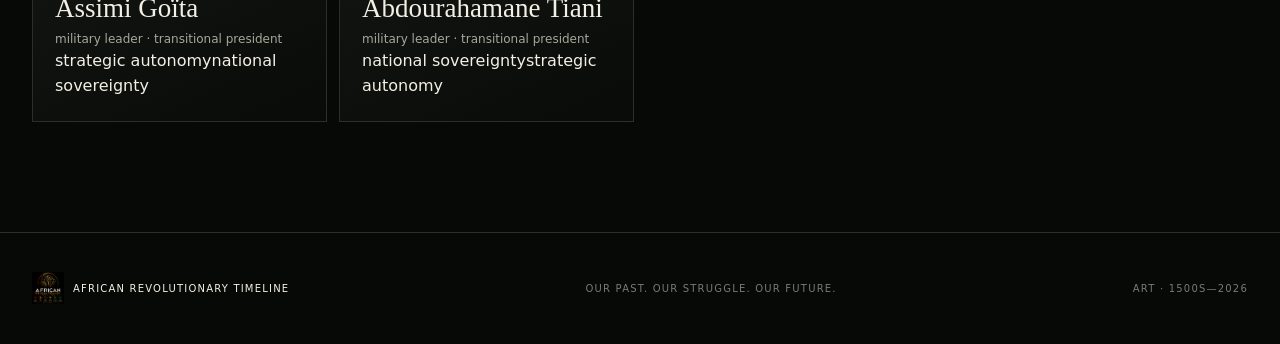
<file: research.html>
<!doctype html><html lang="en"><head><meta charset="utf-8"><meta name="viewport" content="width=device-width,initial-scale=1"><title>Research · African Revolutionary Timeline</title><link rel="icon" href="logo.png"><link rel="stylesheet" href="styles.css"><link rel="stylesheet" href="pages.css"></head><body><header class="site-header"><a class="brand" href="index.html"><img src="logo.png" alt=""><span><strong>AFRICAN</strong><small>REVOLUTIONARY TIMELINE</small></span></a><nav class="nav"><a href="index.html">Home</a><a href="timeline.html">Timeline</a><a href="archive.html">Archive</a><a href="people.html">People</a><a href="africa.html">Africa</a><details class="nav-more"><summary>Explore</summary><div class="nav-menu"><a href="decolonisation.html">Decolonisation</a><a href="liberation.html">Liberation</a><a href="sovereignty.html">Sovereignty</a><a href="research.html" aria-current="page">Research</a><a href="global-map.html">Global Map</a><a href="modern.html">Modern Era</a><a href="sources.html">Sources</a></div></details></nav><a class="header-search" href="timeline.html#timelineSearch">⌕</a></header><main><section class="section-pad page-intro"><span class="section-kicker">06 / RESEARCH</span><h1>Find the <em>connections.</em></h1><p>Search across people, countries, roles and ideas, then open a research node and follow documented relationships.</p></section><section class="research-section section-pad"><div class="research-search"><input id="researchSearch" class="table-search" type="search" placeholder="Search a person, country or idea…" autocomplete="off"></div><div class="people-grid" id="researchResults"></div></section></main><footer class="site-footer"><div class="footer-brand"><img src="logo.png" alt=""><span>AFRICAN REVOLUTIONARY TIMELINE</span></div><p>Our past. Our struggle. Our future.</p><span>ART · 1500s—2026</span></footer><dialog id="detailDialog"><button class="dialog-close" id="dialogClose">×</button><div id="dialogContent"></div></dialog><script src="data.js"></script><script src="knowledge.js"></script><script src="sources.js"></script><script src="phase3-data.js"></script><script src="phase4-data.js"></script><script src="phase5-data.js"></script><script src="phase6-data.js"></script><script src="phase7-data.js"></script><script src="phase8-data.js"></script><script src="phase8-init.js"></script><script src="phase9-init.js"></script><script src="app.js"></script></body></html>
</file>
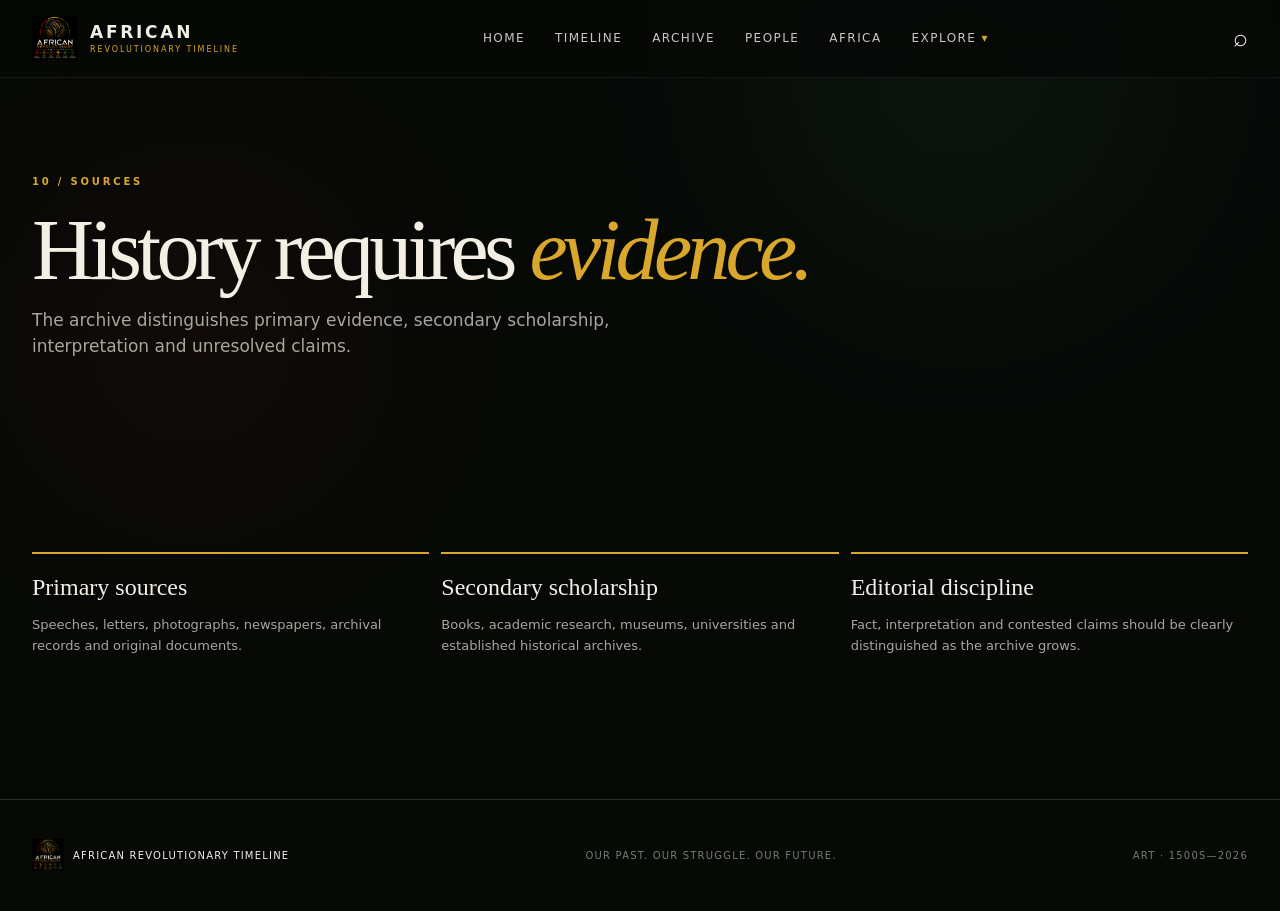
<file: sources.html>
<!doctype html><html lang="en"><head><meta charset="utf-8"><meta name="viewport" content="width=device-width,initial-scale=1"><title>Sources · African Revolutionary Timeline</title><link rel="icon" href="logo.png"><link rel="stylesheet" href="styles.css"><link rel="stylesheet" href="pages.css"></head><body><header class="site-header"><a class="brand" href="index.html"><img src="logo.png" alt=""><span><strong>AFRICAN</strong><small>REVOLUTIONARY TIMELINE</small></span></a><nav class="nav"><a href="index.html">Home</a><a href="timeline.html">Timeline</a><a href="archive.html">Archive</a><a href="people.html">People</a><a href="africa.html">Africa</a><details class="nav-more"><summary>Explore</summary><div class="nav-menu"><a href="decolonisation.html">Decolonisation</a><a href="liberation.html">Liberation</a><a href="sovereignty.html">Sovereignty</a><a href="research.html">Research</a><a href="global-map.html">Global Map</a><a href="modern.html">Modern Era</a><a href="sources.html" aria-current="page">Sources</a></div></details></nav><a class="header-search" href="timeline.html#timelineSearch">⌕</a></header><main><section class="section-pad page-intro"><span class="section-kicker">10 / SOURCES</span><h1>History requires <em>evidence.</em></h1><p>The archive distinguishes primary evidence, secondary scholarship, interpretation and unresolved claims.</p></section><section class="section-pad"><div class="source-grid"><div><strong>Primary sources</strong><p>Speeches, letters, photographs, newspapers, archival records and original documents.</p></div><div><strong>Secondary scholarship</strong><p>Books, academic research, museums, universities and established historical archives.</p></div><div><strong>Editorial discipline</strong><p>Fact, interpretation and contested claims should be clearly distinguished as the archive grows.</p></div></div></section></main><footer class="site-footer"><div class="footer-brand"><img src="logo.png" alt=""><span>AFRICAN REVOLUTIONARY TIMELINE</span></div><p>Our past. Our struggle. Our future.</p><span>ART · 1500s—2026</span></footer></body></html>
</file>
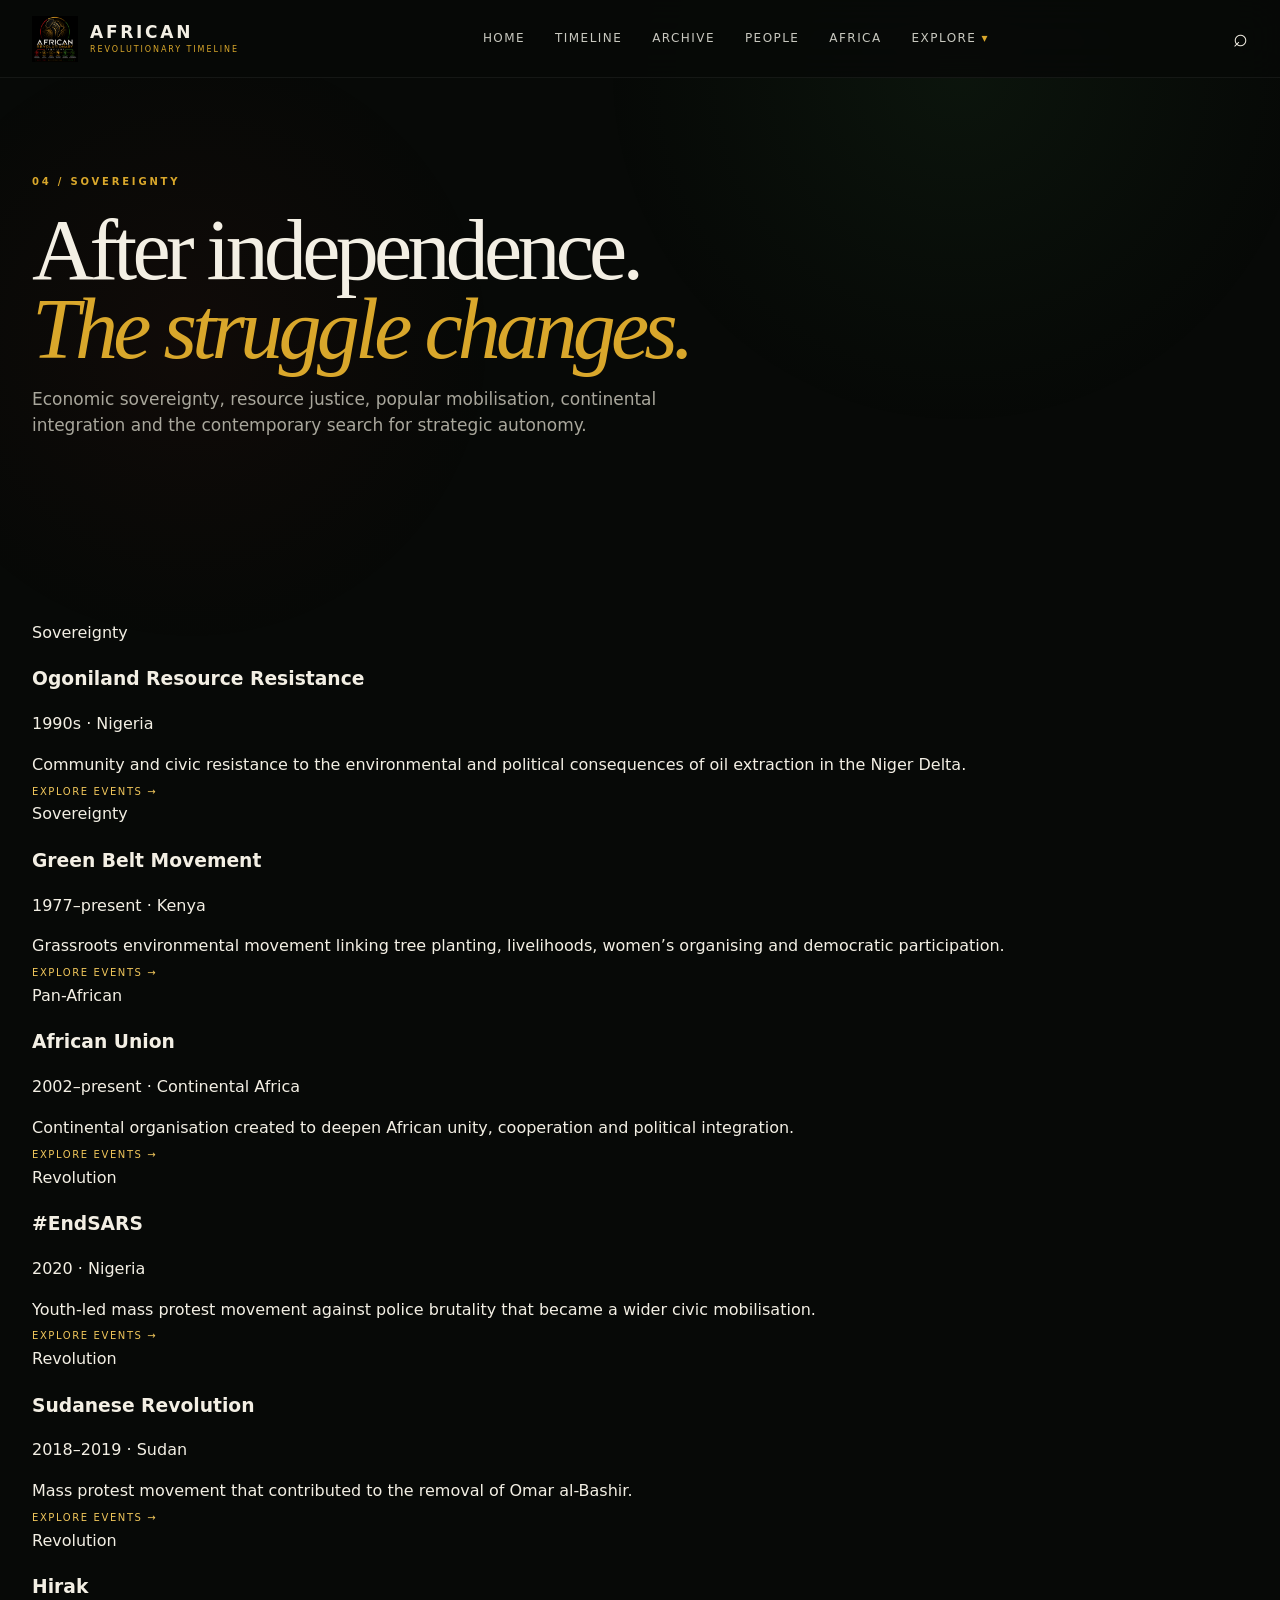
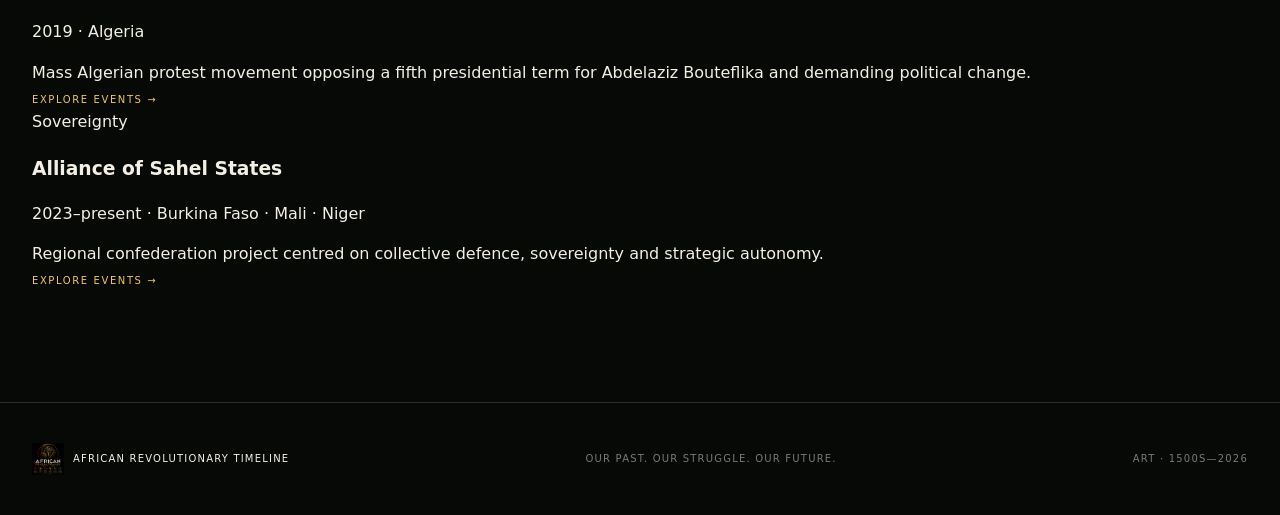
<file: sovereignty.html>
<!doctype html><html lang="en"><head><meta charset="utf-8"><meta name="viewport" content="width=device-width,initial-scale=1"><title>Sovereignty · African Revolutionary Timeline</title><link rel="icon" href="logo.png"><link rel="stylesheet" href="styles.css"><link rel="stylesheet" href="pages.css"></head><body><header class="site-header"><a class="brand" href="index.html"><img src="logo.png" alt=""><span><strong>AFRICAN</strong><small>REVOLUTIONARY TIMELINE</small></span></a><nav class="nav"><a href="index.html">Home</a><a href="timeline.html">Timeline</a><a href="archive.html">Archive</a><a href="people.html">People</a><a href="africa.html">Africa</a><details class="nav-more"><summary>Explore</summary><div class="nav-menu"><a href="decolonisation.html">Decolonisation</a><a href="liberation.html">Liberation</a><a href="sovereignty.html" aria-current="page">Sovereignty</a><a href="research.html">Research</a><a href="global-map.html">Global Map</a><a href="modern.html">Modern Era</a><a href="sources.html">Sources</a></div></details></nav><a class="header-search" href="timeline.html#timelineSearch">⌕</a></header><main><section class="section-pad page-intro"><span class="section-kicker">04 / SOVEREIGNTY</span><h1>After independence.<br><em>The struggle changes.</em></h1><p>Economic sovereignty, resource justice, popular mobilisation, continental integration and the contemporary search for strategic autonomy.</p></section><section class="sovereignty-section section-pad"><div class="sovereignty-grid" id="sovereigntyGrid"></div></section></main><footer class="site-footer"><div class="footer-brand"><img src="logo.png" alt=""><span>AFRICAN REVOLUTIONARY TIMELINE</span></div><p>Our past. Our struggle. Our future.</p><span>ART · 1500s—2026</span></footer><script src="data.js"></script><script src="knowledge.js"></script><script src="sources.js"></script><script src="phase3-data.js"></script><script src="phase4-data.js"></script><script src="phase5-data.js"></script><script src="phase6-data.js"></script><script src="phase7-data.js"></script><script src="phase8-data.js"></script><script src="phase8-init.js"></script><script src="phase9-init.js"></script><script src="app.js"></script></body></html>
</file>
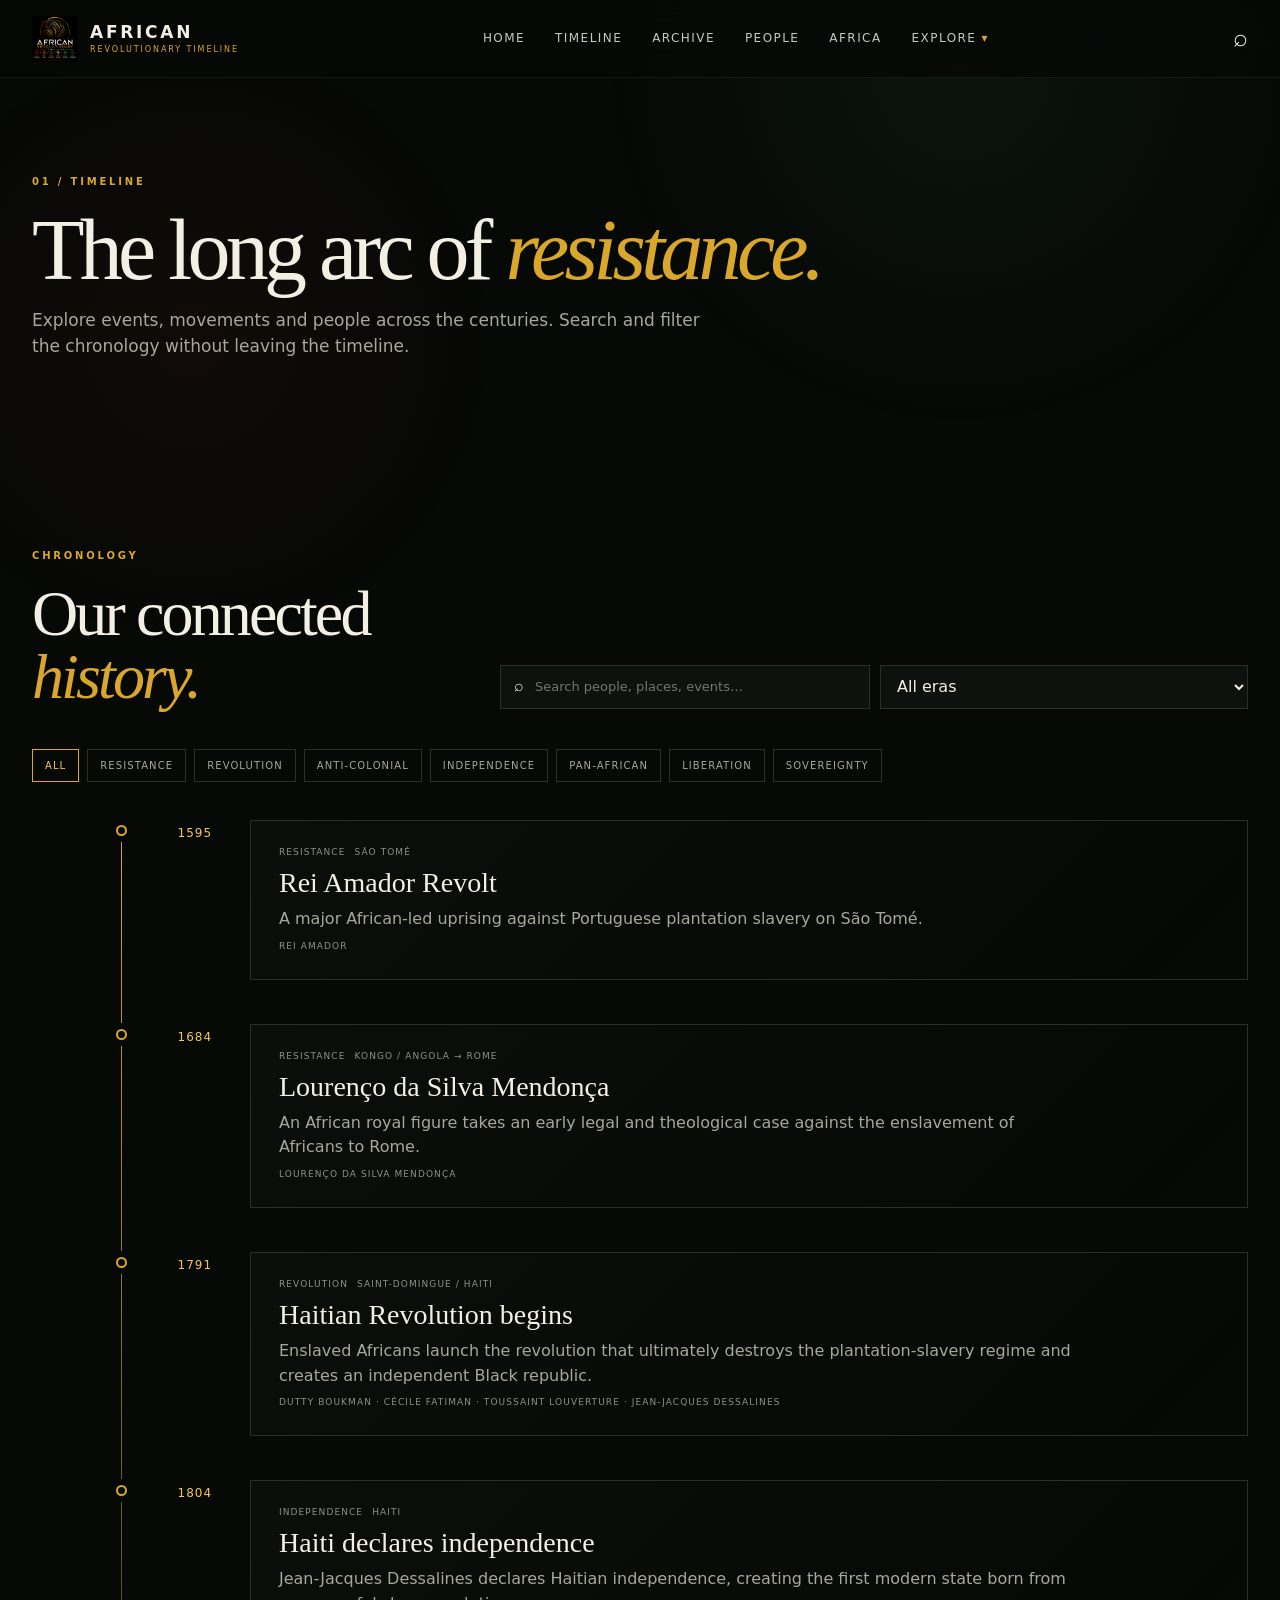
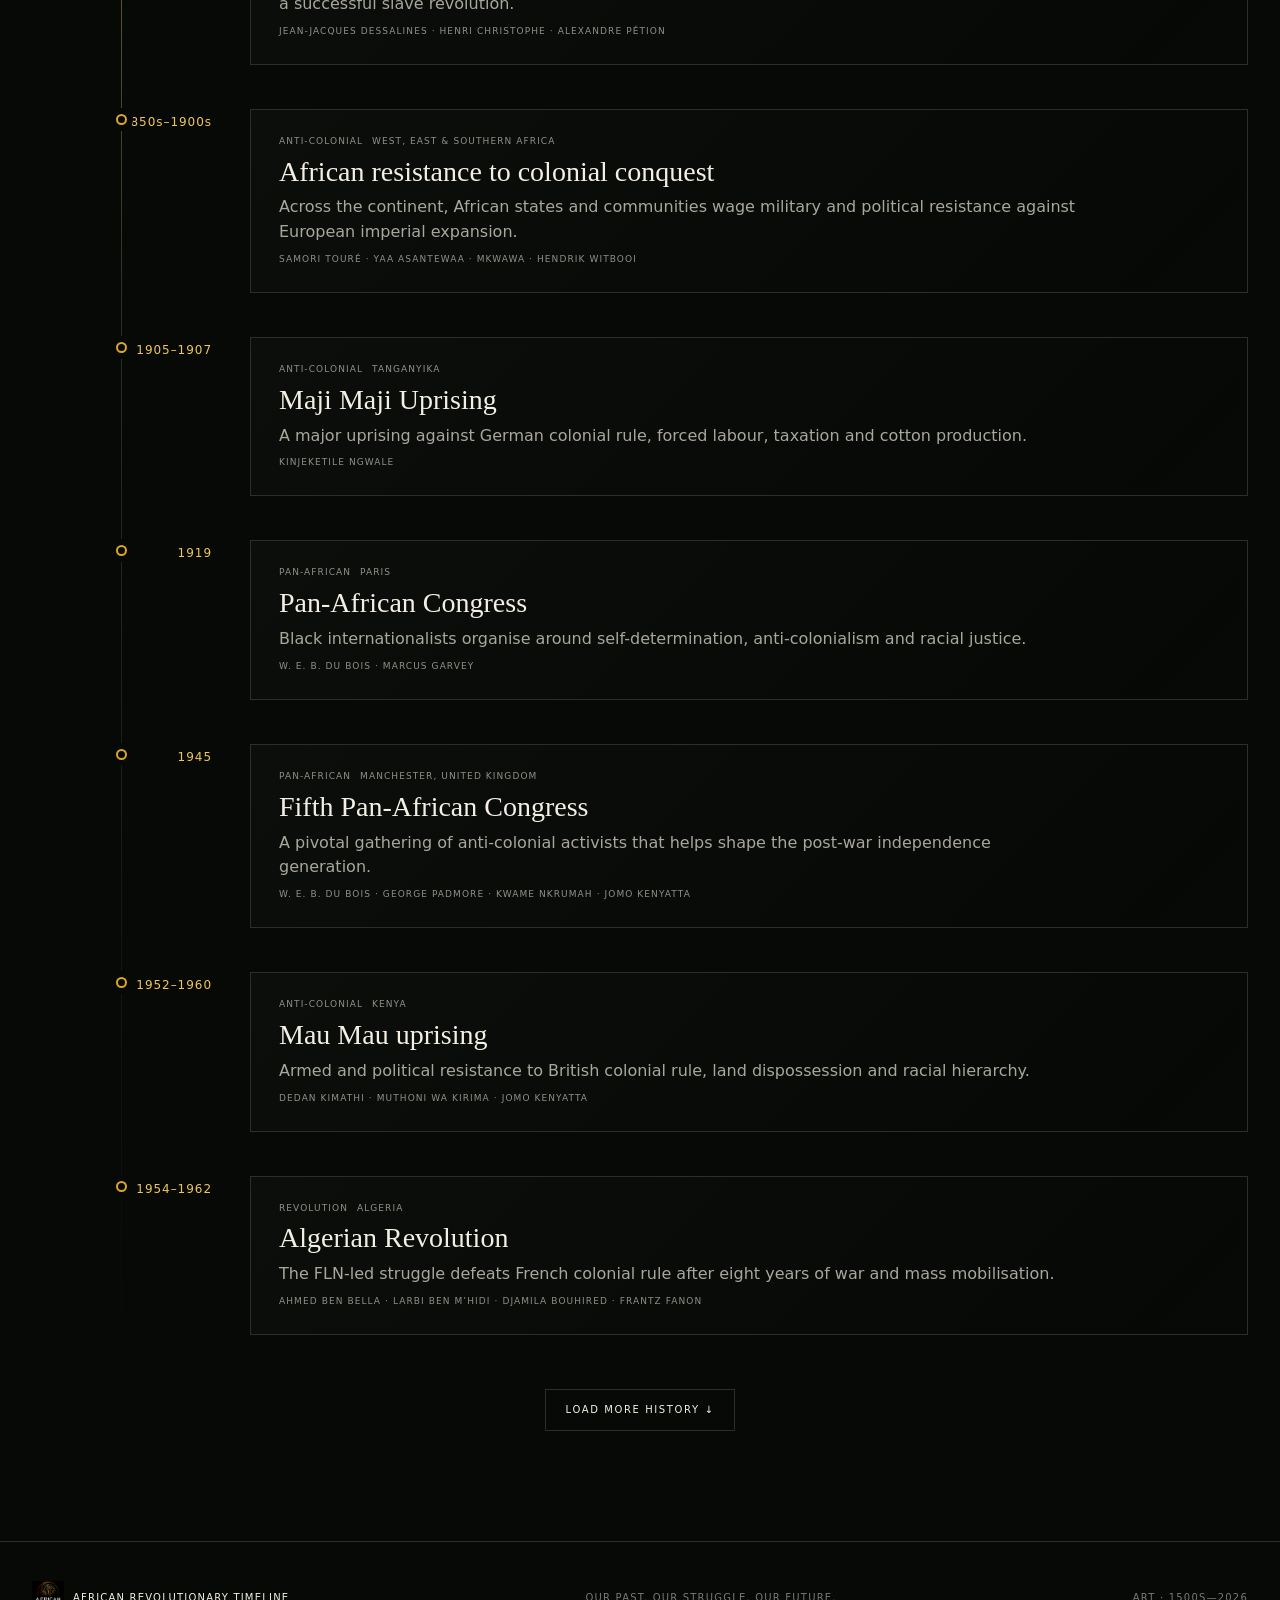
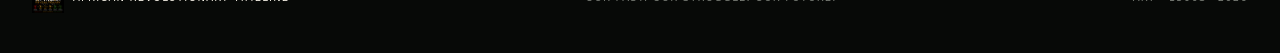
<file: timeline.html>
<!doctype html><html lang="en"><head><meta charset="utf-8"><meta name="viewport" content="width=device-width,initial-scale=1"><title>Timeline · African Revolutionary Timeline</title><link rel="icon" href="logo.png"><link rel="stylesheet" href="styles.css"><link rel="stylesheet" href="pages.css"></head><body><header class="site-header"><a class="brand" href="index.html"><img src="logo.png" alt=""><span><strong>AFRICAN</strong><small>REVOLUTIONARY TIMELINE</small></span></a><nav class="nav"><a href="index.html">Home</a><a href="timeline.html" aria-current="page">Timeline</a><a href="archive.html">Archive</a><a href="people.html">People</a><a href="africa.html">Africa</a><details class="nav-more"><summary>Explore</summary><div class="nav-menu"><a href="decolonisation.html">Decolonisation</a><a href="liberation.html">Liberation</a><a href="sovereignty.html">Sovereignty</a><a href="research.html">Research</a><a href="global-map.html">Global Map</a><a href="modern.html">Modern Era</a><a href="sources.html">Sources</a></div></details></nav><a class="header-search" href="#timelineSearch">⌕</a></header><main><section class="section-pad page-intro"><span class="section-kicker">01 / TIMELINE</span><h1>The long arc of <em>resistance.</em></h1><p>Explore events, movements and people across the centuries. Search and filter the chronology without leaving the timeline.</p></section><section class="timeline-section section-pad" id="timeline"><div class="section-heading"><div><span class="section-kicker">CHRONOLOGY</span><h2>Our connected <em>history.</em></h2></div><div class="timeline-tools"><label class="search-box"><span>⌕</span><input id="timelineSearch" type="search" placeholder="Search people, places, events…" autocomplete="off"></label><select id="eraFilter" aria-label="Filter by era"><option value="all">All eras</option></select></div></div><div class="filter-row" id="typeFilters"></div><div class="timeline" id="timelineList"></div><button class="load-more" id="loadMore">Load more history <span>↓</span></button></section></main><footer class="site-footer"><div class="footer-brand"><img src="logo.png" alt=""><span>AFRICAN REVOLUTIONARY TIMELINE</span></div><p>Our past. Our struggle. Our future.</p><span>ART · 1500s—2026</span></footer><dialog id="detailDialog"><button class="dialog-close" id="dialogClose">×</button><div id="dialogContent"></div></dialog><script src="data.js"></script><script src="knowledge.js"></script><script src="sources.js"></script><script src="phase3-data.js"></script><script src="phase4-data.js"></script><script src="phase5-data.js"></script><script src="phase6-data.js"></script><script src="phase7-data.js"></script><script src="phase8-data.js"></script><script src="phase8-init.js"></script><script src="phase9-init.js"></script><script src="app.js"></script></body></html>
</file>
<file: styles.css>
:root{--bg:#070907;--panel:#0e120e;--panel2:#141a14;--text:#f3efe4;--muted:#a9a79c;--gold:#d9a72b;--gold2:#f0c65b;--red:#c9362d;--green:#3d8b45;--line:#293029;--max:1280px}*{box-sizing:border-box}html{scroll-behavior:smooth}body{margin:0;background:var(--bg);color:var(--text);font-family:Inter,ui-sans-serif,system-ui,-apple-system,BlinkMacSystemFont,"Segoe UI",sans-serif;line-height:1.55}body:before{content:"";position:fixed;inset:0;pointer-events:none;background:radial-gradient(circle at 75% 8%,rgba(61,139,69,.09),transparent 28%),radial-gradient(circle at 15% 38%,rgba(201,54,45,.05),transparent 25%);z-index:-1}a{color:inherit;text-decoration:none}button,input,select{font:inherit}.section-pad{max-width:var(--max);margin:auto;padding:110px 32px}.site-header{position:sticky;top:0;z-index:20;height:78px;padding:0 32px;display:flex;align-items:center;justify-content:space-between;background:rgba(7,9,7,.9);backdrop-filter:blur(18px);border-bottom:1px solid rgba(255,255,255,.06)}.brand{display:flex;align-items:center;gap:12px}.brand img{width:46px;height:46px;object-fit:contain}.brand span{display:flex;flex-direction:column;line-height:1}.brand strong{font-size:17px;letter-spacing:.16em}.brand small{margin-top:5px;font-size:8px;letter-spacing:.24em;color:var(--gold)}.nav{display:flex;gap:30px;font-size:12px;text-transform:uppercase;letter-spacing:.12em;color:#c8c8bf}.nav a:hover,.text-link:hover{color:var(--gold2)}.search-toggle{background:none;border:0;color:var(--text);font-size:27px;cursor:pointer}.hero{min-height:calc(100vh - 78px);display:grid;grid-template-columns:1fr .9fr;align-items:center;padding-top:70px;padding-bottom:80px}.eyebrow,.section-kicker{font-size:10px;text-transform:uppercase;letter-spacing:.28em;color:var(--gold);font-weight:700}.hero h1{font-family:Georgia,serif;font-weight:500;font-size:clamp(74px,11vw,150px);line-height:.82;letter-spacing:-.07em;margin:25px 0}.hero h1 em,.section-heading h2 em,.manifesto h2 em{color:var(--gold);font-style:italic}.hero-lede{max-width:570px;color:var(--muted);font-size:18px}.hero-actions{display:flex;gap:12px;margin-top:34px;flex-wrap:wrap}.button{display:inline-flex;align-items:center;gap:25px;padding:14px 19px;border:1px solid var(--line);text-transform:uppercase;letter-spacing:.12em;font-size:10px;font-weight:700}.button-primary{background:var(--gold);color:#0a0c08;border-color:var(--gold)}.button-primary:hover{background:var(--gold2)}.button-ghost:hover{border-color:var(--gold)}.hero-mark{justify-self:end;position:relative;width:min(44vw,560px);aspect-ratio:1;display:grid;place-items:center}.hero-mark img{position:relative;width:90%;filter:drop-shadow(0 25px 55px rgba(0,0,0,.7))}.ring{position:absolute;border-radius:50%;border:1px solid;inset:8%;opacity:.25}.ring-red{border-color:var(--red);transform:rotate(22deg)}.ring-gold{border-color:var(--gold);inset:3%;transform:rotate(-18deg)}.ring-green{border-color:var(--green);inset:14%;transform:rotate(48deg)}.manifesto{border-top:1px solid var(--line);border-bottom:1px solid var(--line);display:grid;grid-template-columns:1fr 1fr;gap:80px}.manifesto h2,.section-heading h2{font:500 clamp(38px,5vw,64px)/.98 Georgia,serif;letter-spacing:-.045em;margin:17px 0 0}.manifesto p{color:var(--muted);font-size:17px;max-width:590px;align-self:end}.section-heading{display:flex;justify-content:space-between;align-items:end;gap:30px;margin-bottom:40px}.section-intro{max-width:520px;color:var(--muted);font-size:14px}.timeline-tools{display:flex;gap:10px;align-items:center}.search-box{display:flex;align-items:center;gap:9px;border:1px solid var(--line);background:var(--panel);padding:0 13px;height:44px;width:min(370px,45vw)}.search-box input{width:100%;background:none;border:0;outline:0;color:var(--text);font-size:13px}.search-box input::placeholder{color:#72766e}.timeline-tools select{height:44px;background:var(--panel);color:var(--text);border:1px solid var(--line);padding:0 12px}.filter-row{display:flex;gap:8px;flex-wrap:wrap;margin-bottom:38px}.filter-chip{border:1px solid var(--line);background:transparent;color:var(--muted);padding:8px 12px;font-size:10px;text-transform:uppercase;letter-spacing:.11em;cursor:pointer}.filter-chip.active,.filter-chip:hover{border-color:var(--gold);color:var(--gold2)}.timeline{position:relative}.timeline:before{content:"";position:absolute;left:89px;top:0;bottom:0;width:1px;background:linear-gradient(var(--gold),var(--line),transparent)}.timeline-item{display:grid;grid-template-columns:180px 1fr;gap:38px;position:relative;padding:0 0 44px}.timeline-date{text-align:right;color:var(--gold2);font-size:12px;letter-spacing:.08em;padding-top:4px}.timeline-dot{position:absolute;left:84px;top:5px;width:11px;height:11px;border:2px solid var(--gold);background:var(--bg);border-radius:50%;box-shadow:0 0 0 6px var(--bg)}.timeline-card{border:1px solid var(--line);background:linear-gradient(135deg,rgba(255,255,255,.025),transparent);padding:25px 28px;cursor:pointer;transition:.2s}.timeline-card:hover{border-color:#565d53;transform:translateX(4px)}.timeline-card h3{font:500 28px/1.1 Georgia,serif;margin:8px 0}.timeline-card p{margin:8px 0;color:var(--muted);max-width:800px}.meta{display:flex;gap:9px;flex-wrap:wrap}.meta span{font-size:9px;letter-spacing:.12em;text-transform:uppercase;color:#8d9288}.load-more{display:block;margin:10px auto 0;background:none;border:1px solid var(--line);color:var(--text);padding:12px 20px;text-transform:uppercase;font-size:10px;letter-spacing:.16em;cursor:pointer}.independence-section{border-top:1px solid var(--line)}.independence-tools{display:flex;gap:10px;align-items:center;margin-bottom:18px}.table-search{flex:1;min-width:240px;height:44px;background:var(--panel);color:var(--text);border:1px solid var(--line);padding:0 13px;outline:0}.table-search::placeholder{color:#72766e}.independence-tools select{height:44px;background:var(--panel);color:var(--text);border:1px solid var(--line);padding:0 12px}.table-wrap{overflow:auto;border:1px solid var(--line);background:var(--panel)}.independence-table{width:100%;border-collapse:collapse;min-width:920px}.independence-table th,.independence-table td{padding:15px 16px;border-bottom:1px solid var(--line);text-align:left;vertical-align:top}.independence-table th{font-size:9px;text-transform:uppercase;letter-spacing:.13em;color:var(--gold);font-weight:700;background:#101510}.independence-table td{font-size:12px;color:#c9cbc3}.independence-table tbody tr:hover{background:var(--panel2)}.independence-table td:first-child{min-width:155px}.independence-table td strong{font:500 19px/1.1 Georgia,serif;color:var(--text);display:block;margin-bottom:7px}.table-link{border:0;background:none;color:var(--gold2);padding:0;text-transform:uppercase;letter-spacing:.14em;font-size:8px;cursor:pointer}.year-pill{display:inline-block;border:1px solid #4e4326;padding:5px 7px;color:var(--gold2);font-size:9px;letter-spacing:.04em}.empty-state{padding:30px;text-align:center;color:var(--muted)}.people-grid{display:grid;grid-template-columns:repeat(4,1fr);gap:12px}.person-card{min-height:270px;padding:22px;display:flex;flex-direction:column;justify-content:end;position:relative;overflow:hidden;border:1px solid var(--line);background:linear-gradient(155deg,#141814,#090b09)}.person-card:before{content:"";position:absolute;width:170px;height:170px;border:1px solid rgba(217,167,43,.16);border-radius:50%;right:-50px;top:-50px}.person-card:hover{border-color:#5a6057}.person-number{position:absolute;top:20px;left:20px;font-size:9px;color:var(--gold);letter-spacing:.15em}.person-card h3{font:500 27px/1.02 Georgia,serif;margin:0 0 8px}.person-card p{margin:0;color:var(--muted);font-size:12px}.person-card .person-era{margin-top:15px;font-size:9px;color:#777d73;text-transform:uppercase;letter-spacing:.13em}.text-link{font-size:10px;text-transform:uppercase;letter-spacing:.16em;color:var(--gold2)}.era-grid{display:grid;grid-template-columns:repeat(7,1fr);gap:1px;background:var(--line);border:1px solid var(--line)}.era-card{background:var(--panel);padding:23px 18px;min-height:205px}.era-card:hover{background:var(--panel2)}.era-card strong{font-size:10px;color:var(--gold);letter-spacing:.15em}.era-card h3{font:500 23px/1.05 Georgia,serif;margin:24px 0 9px}.era-card p{font-size:11px;color:var(--muted)}.africa-panel{display:grid;grid-template-columns:1fr 1fr;gap:50px;align-items:center;background:var(--panel);border:1px solid var(--line);padding:50px}.africa-shape{aspect-ratio:1/.95;max-width:470px;margin:auto;display:grid;place-items:center;position:relative;background:radial-gradient(ellipse at 47% 50%,rgba(217,167,43,.12),transparent 54%);clip-path:polygon(48% 2%,64% 11%,67% 23%,76% 29%,75% 40%,82% 48%,76% 61%,69% 67%,68% 77%,60% 91%,52% 97%,46% 84%,38% 81%,35% 71%,28% 67%,24% 57%,17% 50%,21% 40%,16% 30%,28% 23%,33% 11%)}.africa-shape:after{content:"";position:absolute;inset:10%;border:1px solid rgba(217,167,43,.35);clip-path:inherit}.africa-shape span{font:700 11px sans-serif;letter-spacing:.3em;color:var(--gold);transform:rotate(-7deg)}.region-list{display:grid;gap:1px;background:var(--line)}.region{background:var(--panel);padding:17px 18px;display:flex;justify-content:space-between;align-items:center;cursor:pointer}.region:hover{background:var(--panel2)}.region strong{font:500 21px Georgia,serif}.region small{color:var(--muted);font-size:9px;text-transform:uppercase;letter-spacing:.12em}.modern-section{display:grid;grid-template-columns:1fr 1fr;gap:80px;align-items:stretch;border-top:1px solid var(--line)}.modern-copy h2{font:500 clamp(55px,7vw,92px)/.88 Georgia,serif;letter-spacing:-.06em;margin:20px 0}.modern-copy p{max-width:550px;color:var(--muted);font-size:17px}.aes-card{background:linear-gradient(145deg,#121e12,#0d100d);border:1px solid rgba(61,139,69,.4);padding:42px;display:flex;flex-direction:column;justify-content:end;min-height:400px;position:relative;overflow:hidden}.aes-card:before{content:"";position:absolute;width:380px;height:380px;border:1px solid rgba(217,167,43,.18);border-radius:50%;right:-140px;top:-130px}.aes-card h3{font:500 52px/.92 Georgia,serif;margin:28px 0}.aes-card>p:last-of-type{color:#8f948b;font-size:10px;letter-spacing:.2em}.aes-countries{display:flex;gap:8px;flex-wrap:wrap;margin-bottom:18px}.aes-countries span{font-size:9px;letter-spacing:.14em;border:1px solid #304330;padding:7px 9px;color:#a9b2a7}.source-grid{display:grid;grid-template-columns:repeat(3,1fr);gap:12px}.source-grid>div{border-top:2px solid var(--gold);padding:20px 0}.source-grid strong{font:500 24px Georgia,serif}.source-grid p{color:var(--muted);font-size:13px}.site-footer{border-top:1px solid var(--line);max-width:var(--max);margin:auto;padding:38px 32px;display:flex;align-items:center;justify-content:space-between;gap:20px;color:#777b74;font-size:10px;text-transform:uppercase;letter-spacing:.12em}.footer-brand{display:flex;align-items:center;gap:9px;color:var(--text)}.footer-brand img{width:32px;height:32px;object-fit:contain}dialog{width:min(760px,calc(100% - 32px));background:#0d110d;color:var(--text);border:1px solid #424b40;padding:0;box-shadow:0 30px 100px rgba(0,0,0,.7)}dialog::backdrop{background:rgba(0,0,0,.78);backdrop-filter:blur(4px)}.dialog-close{position:absolute;right:16px;top:12px;border:0;background:none;color:var(--muted);font-size:30px;cursor:pointer}.dialog-body{padding:50px}.dialog-body .dialog-label{color:var(--gold);font-size:10px;text-transform:uppercase;letter-spacing:.2em}.dialog-body h2{font:500 50px/.95 Georgia,serif;margin:12px 0}.dialog-body p{color:var(--muted);font-size:15px}.dialog-columns{display:grid;grid-template-columns:1fr 1fr;gap:30px;border-top:1px solid var(--line);margin-top:30px;padding-top:25px}.dialog-columns strong{font-size:9px;color:var(--gold);text-transform:uppercase;letter-spacing:.16em}.dialog-columns p{font-size:13px;color:var(--text)}.archive-note{margin-top:28px;padding-top:20px;border-top:1px solid var(--line)}.archive-note strong{font-size:9px;color:var(--gold);text-transform:uppercase;letter-spacing:.16em}.archive-note p{font-size:12px}.section-heading .section-intro{margin:0 0 5px}.independence-section .section-heading{align-items:end}.independence-section .section-heading h2{max-width:700px}@media(max-width:900px){.nav{display:none}.hero{grid-template-columns:1fr}.hero-mark{width:min(80vw,500px);justify-self:center;margin-top:30px}.manifesto,.modern-section{grid-template-columns:1fr;gap:35px}.people-grid{grid-template-columns:repeat(2,1fr)}.era-grid{grid-template-columns:repeat(2,1fr)}.africa-panel{grid-template-columns:1fr;padding:30px}.section-heading{align-items:start;flex-direction:column}.timeline-tools{width:100%}.search-box{width:100%}.timeline-tools select{min-width:120px}.independence-tools{align-items:stretch;flex-direction:column}.independence-tools select{width:100%}.section-intro{max-width:none}}@media(max-width:560px){.section-pad{padding:75px 18px}.site-header{padding:0 18px}.brand small{display:none}.brand img{width:40px}.hero h1{font-size:76px}.people-grid{grid-template-columns:1fr}.era-grid{grid-template-columns:1fr}.timeline:before{left:9px}.timeline-item{grid-template-columns:1fr;padding-left:28px}.timeline-date{text-align:left;padding-left:0}.timeline-dot{left:4px}.timeline-card{padding:20px}.timeline-tools{flex-direction:column;align-items:stretch}.timeline-tools select{width:100%}.source-grid{grid-template-columns:1fr}.site-footer{padding:30px 18px;flex-direction:column;align-items:flex-start}.footer-brand span{font-size:9px}.hero-actions{flex-direction:column;align-items:stretch}.button{justify-content:space-between}.independence-table{min-width:760px}.table-wrap{margin-left:-1px;margin-right:-1px}.section-heading .section-intro{font-size:13px}.dialog-body{padding:35px 24px}.dialog-body h2{font-size:38px}.dialog-columns{grid-template-columns:1fr;gap:8px}}
</file>
<file: pages.css>
.page-intro{max-width:var(--max);padding-top:90px;padding-bottom:55px}.page-intro h1{font:500 clamp(48px,7vw,86px)/.92 Georgia,serif;letter-spacing:-.055em;margin:18px 0 16px}.page-intro h1 em{color:var(--gold);font-style:italic}.page-intro>p{max-width:680px;color:var(--muted);font-size:17px}.portal-section{border-top:1px solid var(--line)}.portal-grid{display:grid;grid-template-columns:repeat(4,1fr);gap:12px}.portal-card{display:block;min-height:220px;padding:25px;border:1px solid var(--line);background:linear-gradient(145deg,#141814,#090b09);transition:.2s}.portal-card:hover{border-color:#62695f;transform:translateY(-3px)}.portal-card span{font-size:10px;letter-spacing:.18em;color:var(--gold)}.portal-card h3{font:500 28px/1.05 Georgia,serif;margin:45px 0 10px}.portal-card p{color:var(--muted);font-size:12px;margin:0}.nav-more{position:relative;text-transform:uppercase;letter-spacing:.12em;font-size:12px}.nav-more summary{list-style:none;cursor:pointer;color:#c8c8bf}.nav-more summary::-webkit-details-marker{display:none}.nav-more summary:after{content:' ▾';color:var(--gold)}.nav-more[open] summary{color:var(--gold2)}.nav-menu{position:absolute;right:0;top:30px;min-width:210px;padding:8px;background:#0b0e0b;border:1px solid var(--line);box-shadow:0 20px 50px rgba(0,0,0,.5);display:grid;gap:2px}.nav-menu a{padding:10px 12px;font-size:10px;color:#c8c8bf}.nav-menu a:hover{background:var(--panel2);color:var(--gold2)}.header-search{color:var(--text);font-size:25px}.research-search{margin-bottom:20px}.art-map-shell{border:1px solid var(--line);background:var(--panel);overflow:hidden}.art-map-toolbar{display:flex;align-items:center;gap:12px;padding:14px;border-bottom:1px solid var(--line);flex-wrap:wrap}.art-map-toolbar label{font-size:10px;text-transform:uppercase;letter-spacing:.12em;color:var(--gold)}.art-map-toolbar select,.art-map-toolbar input{height:40px;background:#090c09;color:var(--text);border:1px solid var(--line);padding:0 11px}.art-map-toolbar input{flex:1;min-width:220px}.art-map-toolbar span{font-size:10px;color:var(--muted);text-transform:uppercase;letter-spacing:.1em}.art-global-map{height:650px;background:#101510}.art-map-note{padding:15px 17px;border-top:1px solid var(--line);color:var(--muted);font-size:11px}.art-map-note strong{color:var(--gold2)}.art-map-popup{color:#172017;min-width:180px}.art-map-popup h3{margin:0 0 5px}.art-map-popup p{margin:5px 0}.modern-page-card{max-width:900px;margin:auto;background:linear-gradient(145deg,#121e12,#0d100d);border:1px solid rgba(61,139,69,.4);padding:50px}.modern-page-card h2{font:500 clamp(42px,6vw,72px)/.95 Georgia,serif;margin:20px 0}.modern-page-card p{color:var(--muted);max-width:650px}.source-grid{margin-top:10px}@media(max-width:900px){.portal-grid{grid-template-columns:repeat(2,1fr)}.nav{gap:16px}.art-global-map{height:520px}}@media(max-width:560px){.portal-grid{grid-template-columns:1fr}.page-intro{padding-top:65px}.nav{display:none}.site-header{padding:0 18px}.art-global-map{height:430px}.art-map-toolbar{align-items:stretch;flex-direction:column}.art-map-toolbar input,.art-map-toolbar select{width:100%}}
</file>
